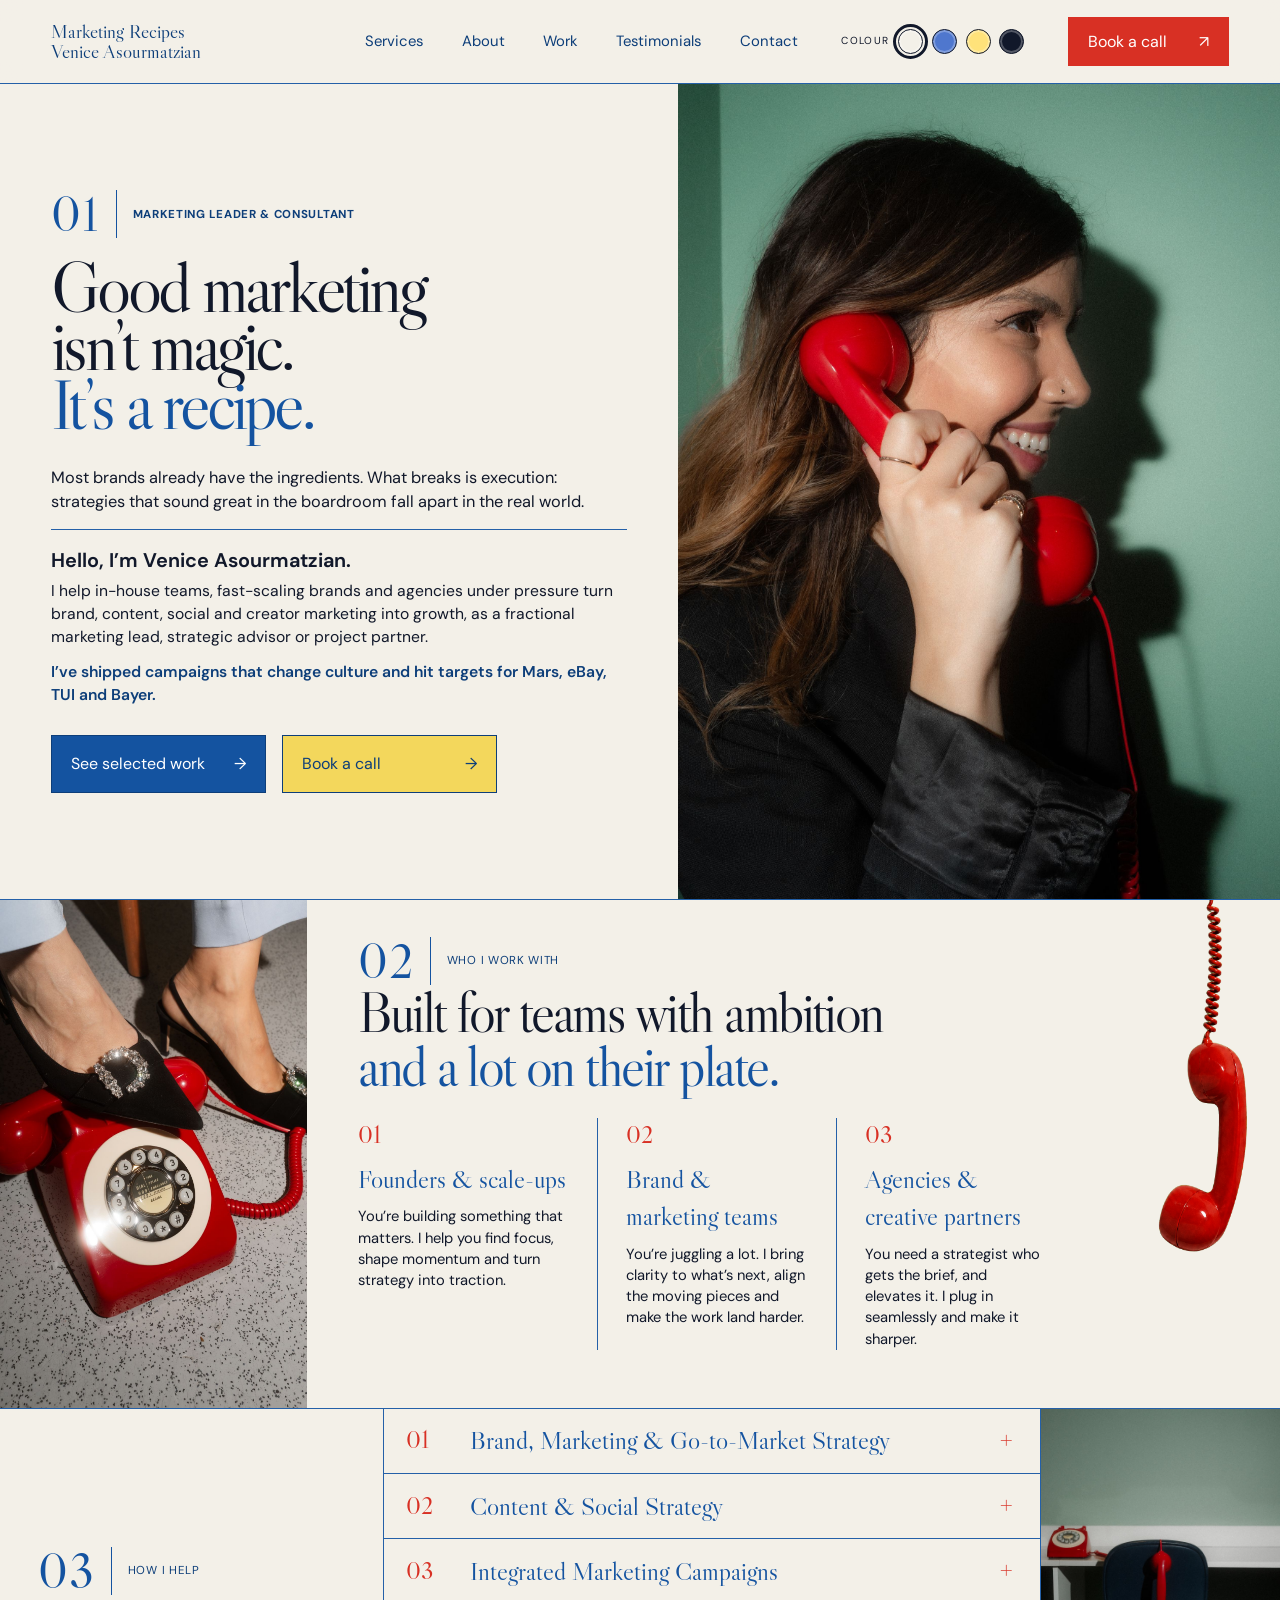
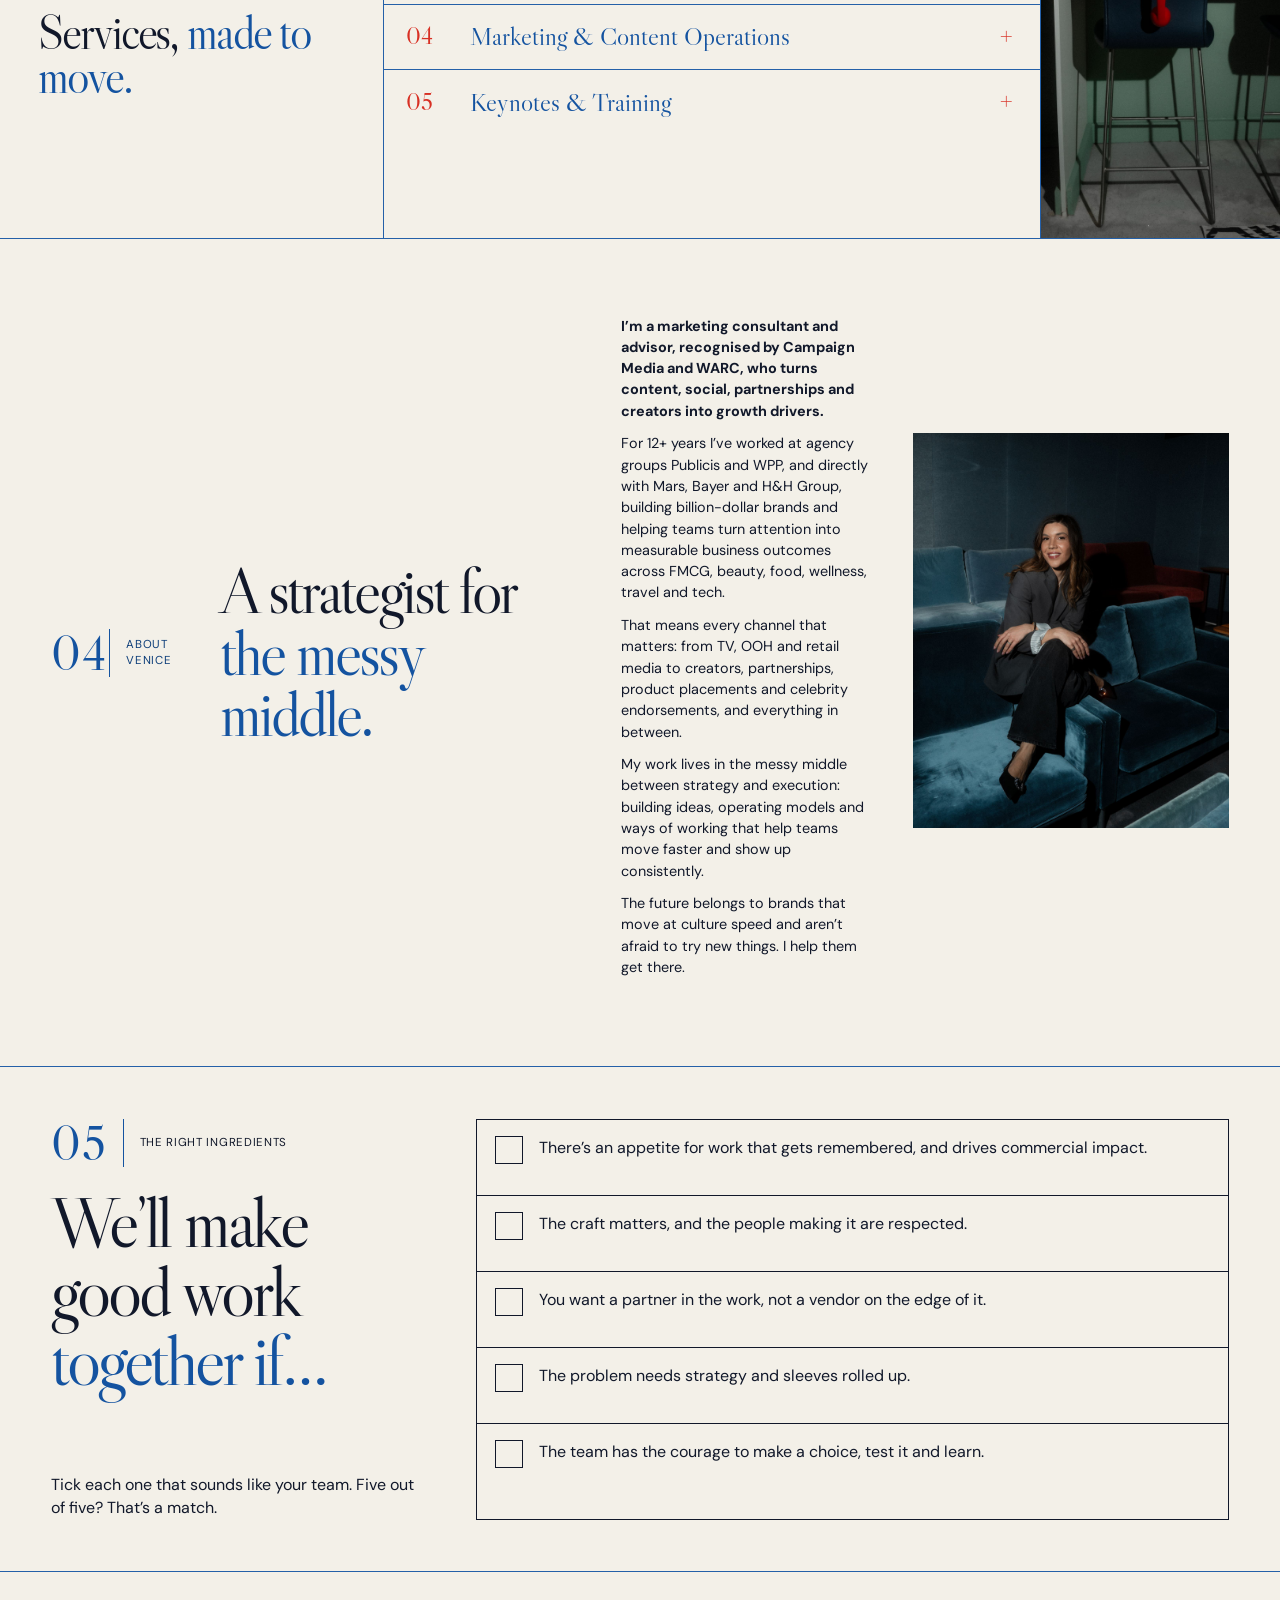
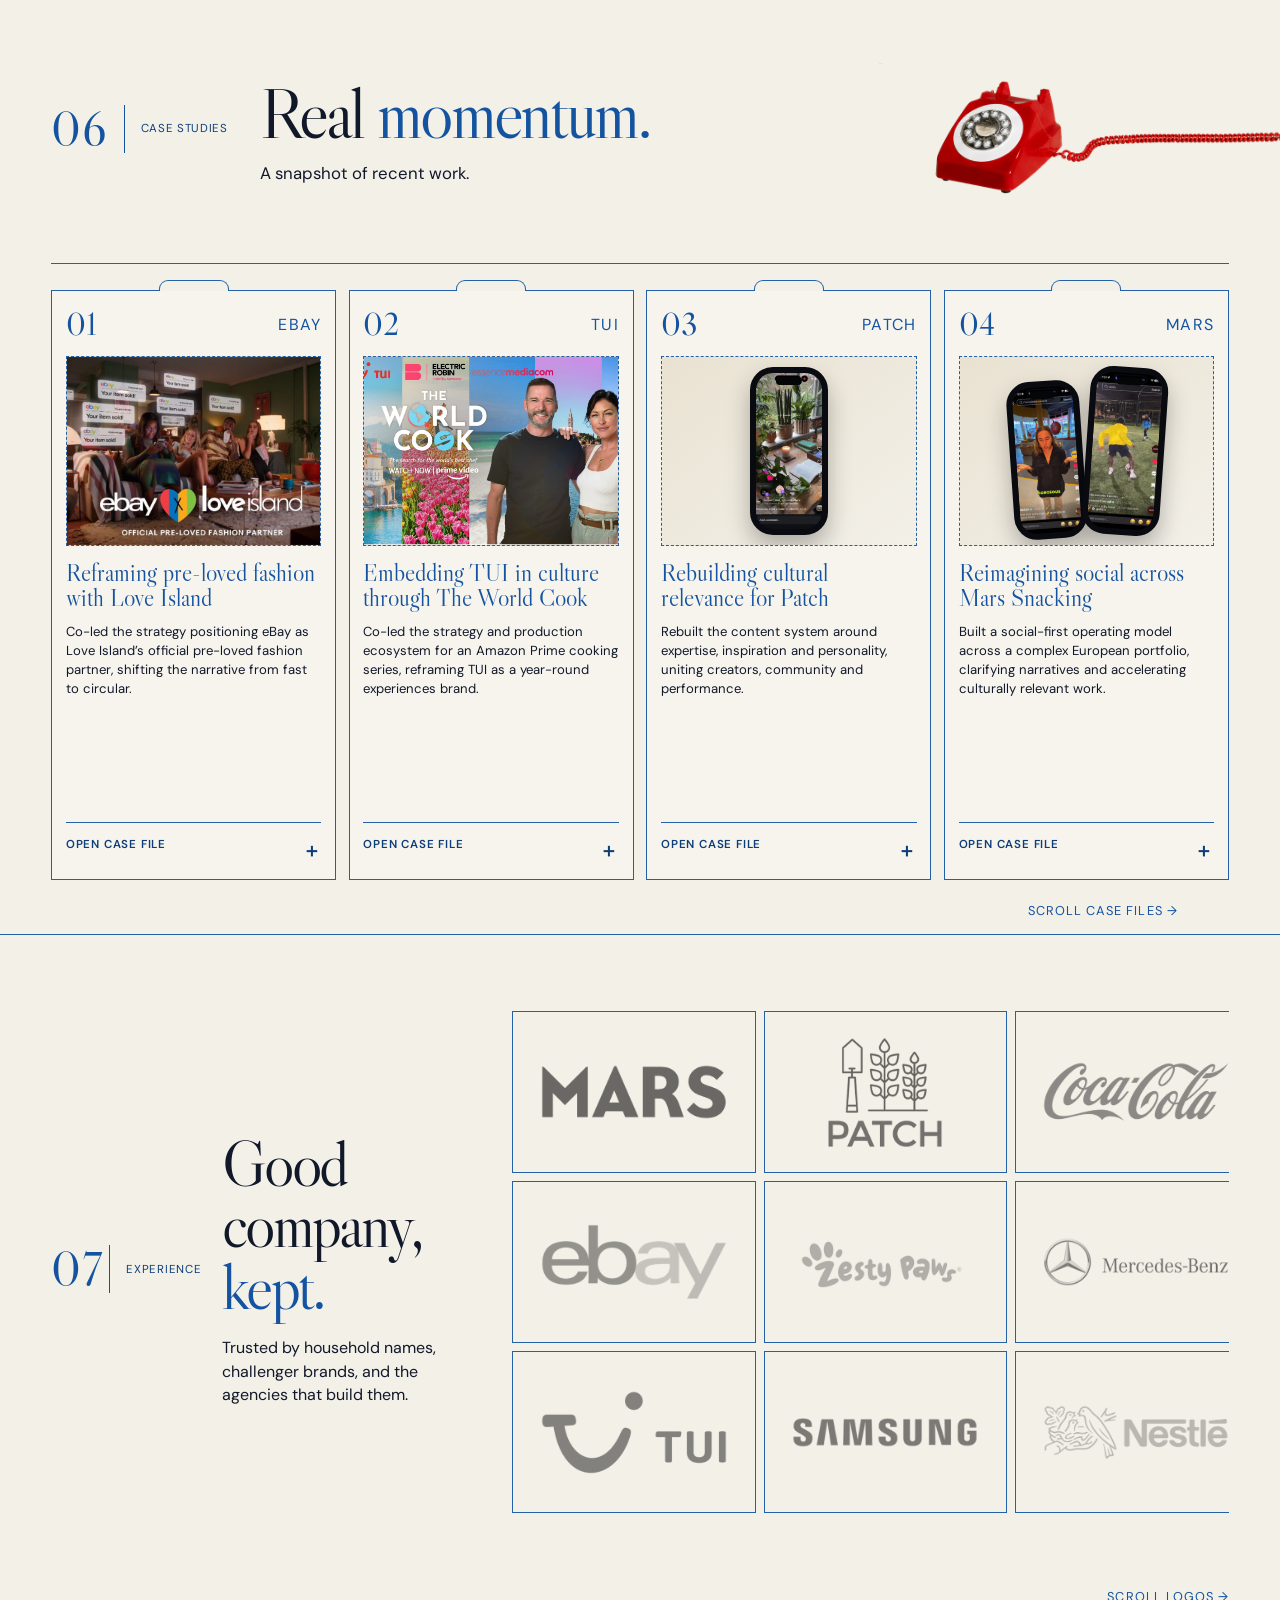
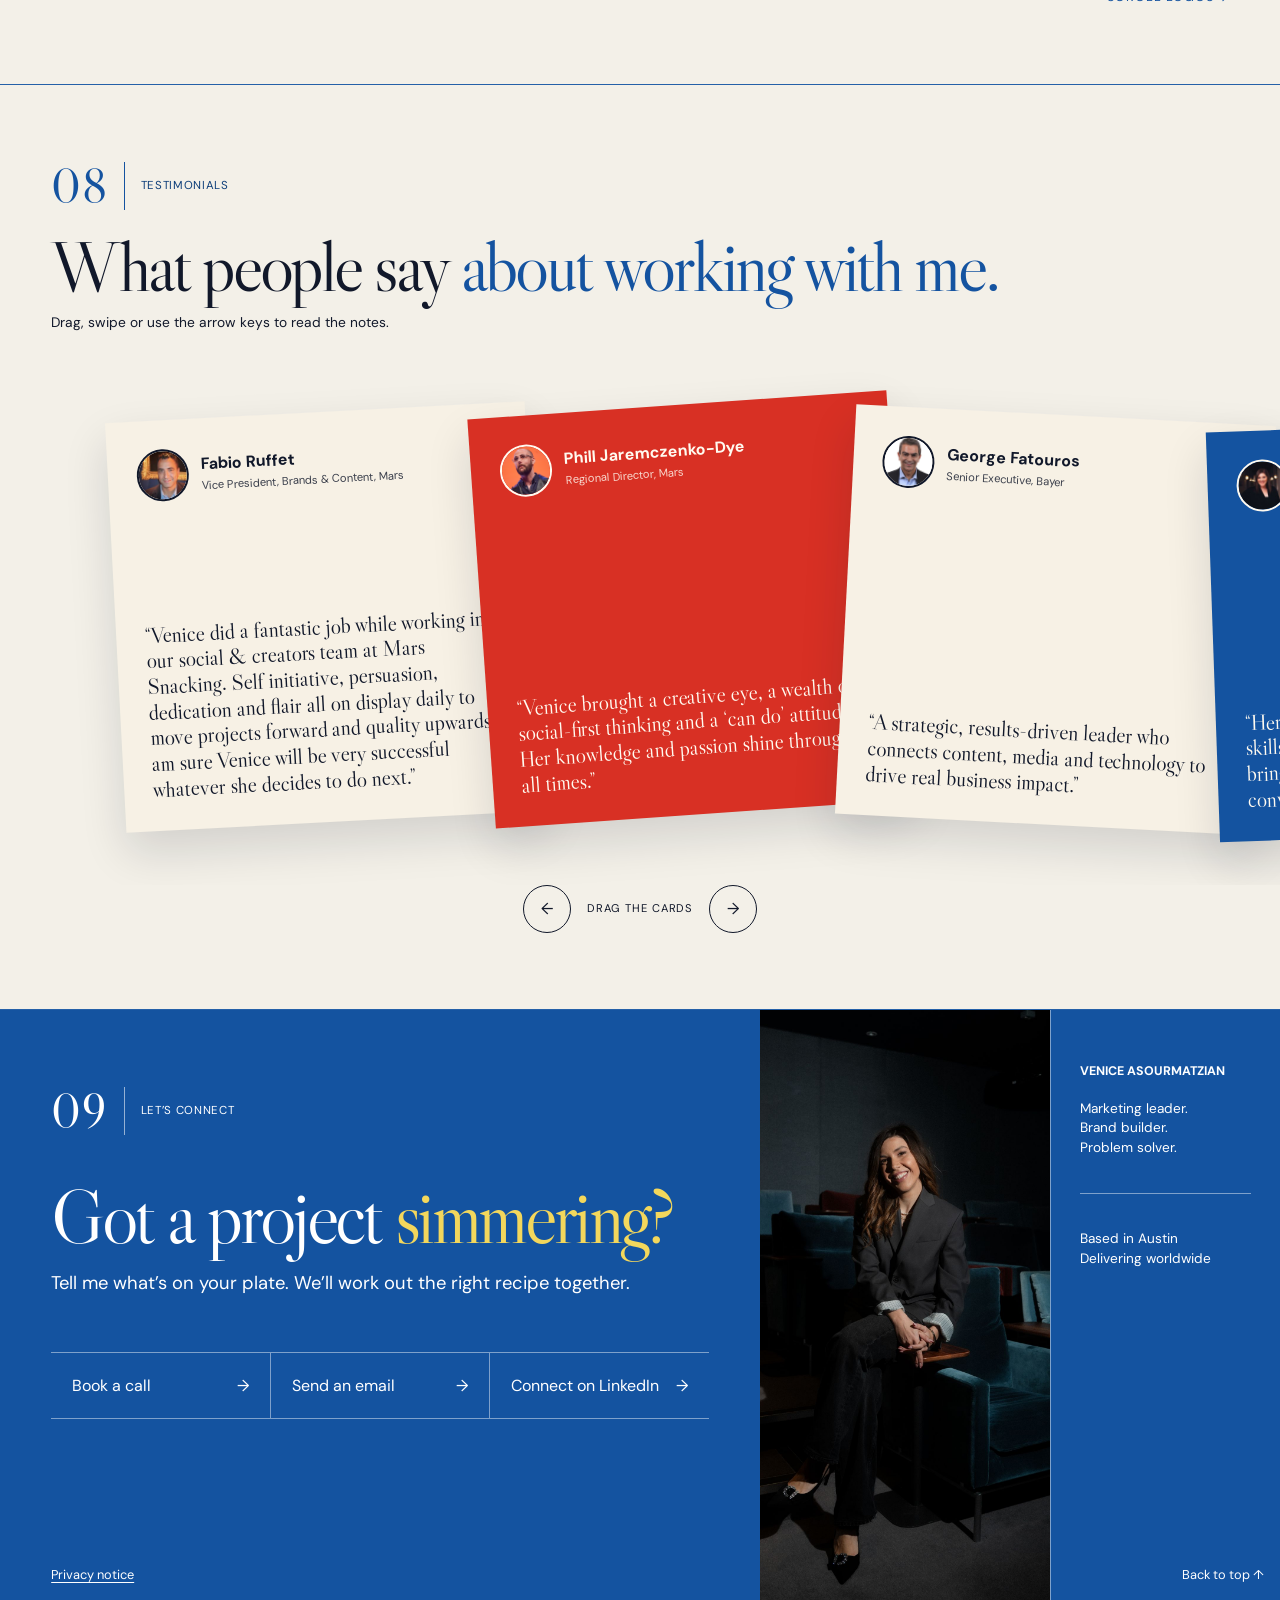
<file: index.html>
<!doctype html>
<html lang="en-GB">
<head>
  <meta charset="utf-8">
  <meta name="viewport" content="width=device-width, initial-scale=1">
  <meta name="description" content="Fractional marketing lead and advisor helping in-house teams, fast-scaling brands and agencies turn brand, content, social and creator marketing into growth.">
  <!-- launch-head -->
  <link rel="canonical" href="https://veniceasour.com/">
  <meta name="theme-color" content="#1453a0">
  <meta name="robots" content="index, follow, max-image-preview:large">
  <meta property="og:type" content="website">
  <meta property="og:site_name" content="Marketing Recipes">
  <meta property="og:locale" content="en_GB">
  <meta property="og:url" content="https://veniceasour.com/">
  <meta property="og:title" content="Venice Asourmatzian · Fractional Marketing Lead &amp; Advisor">
  <meta property="og:description" content="Fractional marketing lead and advisor helping in-house teams, fast-scaling brands and agencies turn brand, content, social and creator marketing into growth.">
  <meta property="og:image" content="https://veniceasour.com/og-image.jpg">
  <meta property="og:image:width" content="1200">
  <meta property="og:image:height" content="630">
  <meta property="og:image:alt" content="Good marketing isn’t magic. It’s a recipe. Venice Asourmatzian holding a red telephone receiver.">
  <meta name="twitter:card" content="summary_large_image">
  <meta name="twitter:title" content="Venice Asourmatzian · Fractional Marketing Lead &amp; Advisor">
  <meta name="twitter:description" content="Fractional marketing lead and advisor helping in-house teams, fast-scaling brands and agencies turn brand, content, social and creator marketing into growth.">
  <meta name="twitter:image" content="https://veniceasour.com/og-image.jpg">
  <link rel="icon" href="/favicon.ico" sizes="any">
  <link rel="icon" type="image/png" sizes="32x32" href="favicon-bold-32.png">
  <link rel="icon" type="image/png" sizes="64x64" href="favicon-bold-64.png">
  <link rel="apple-touch-icon" href="favicon-bold-180.png">
  <link rel="manifest" href="site.webmanifest">
  <script type="application/ld+json">
{
  "@context": "https://schema.org",
  "@graph": [
    {
      "@type": "Person",
      "@id": "https://veniceasour.com/#venice",
      "name": "Venice Asourmatzian",
      "givenName": "Venice",
      "familyName": "Asourmatzian",
      "jobTitle": "Fractional Marketing Lead and Strategic Advisor",
      "description": "Marketing consultant and advisor, recognised by Campaign Media and WARC, who turns content, social, partnerships and creators into growth drivers. 12+ years at Publicis and WPP and directly with Mars, Bayer and H&H Group. Works as a fractional marketing lead, strategic advisor or project partner.",
      "url": "https://veniceasour.com/",
      "email": "mailto:hello@veniceasour.com",
      "image": "https://veniceasour.com/venice-velvet.jpg",
      "sameAs": [
        "https://www.linkedin.com/in/veniceasour/",
        "https://blog.veniceasour.com/"
      ],
      "worksFor": {
        "@id": "https://veniceasour.com/#marketing-recipes"
      },
      "award": "Recognised by Campaign Media and WARC",
      "knowsAbout": [
        "Brand strategy",
        "Marketing strategy",
        "Go-to-market strategy",
        "Market expansion",
        "Social media strategy",
        "Content strategy",
        "Creator marketing",
        "Influencer marketing",
        "Integrated marketing campaigns",
        "Marketing operations",
        "Digital transformation",
        "Creator economy"
      ],
      "address": {
        "@type": "PostalAddress",
        "addressLocality": "Austin",
        "addressRegion": "TX",
        "addressCountry": "US"
      }
    },
    {
      "@type": "ProfessionalService",
      "@id": "https://veniceasour.com/#marketing-recipes",
      "name": "Marketing Recipes",
      "legalName": "Marketing Recipes LLC",
      "url": "https://veniceasour.com/",
      "description": "Fractional marketing lead and advisor helping in-house teams, fast-scaling brands and agencies turn brand, content, social and creator marketing into growth.",
      "founder": {
        "@id": "https://veniceasour.com/#venice"
      },
      "email": "hello@veniceasour.com",
      "image": "https://veniceasour.com/og-image.jpg",
      "logo": "https://veniceasour.com/icon-512.png",
      "areaServed": "Worldwide",
      "hasOfferCatalog": {
        "@type": "OfferCatalog",
        "name": "Marketing consultancy services",
        "itemListElement": [
          {
            "@type": "Offer",
            "itemOffered": {
              "@type": "Service",
              "name": "Brand, Marketing & Go-to-Market Strategy",
              "description": "Positioning, go-to-market, and the plan that follows."
            }
          },
          {
            "@type": "Offer",
            "itemOffered": {
              "@type": "Service",
              "name": "Content & Social Strategy",
              "description": "Social, creators, partnerships, and the system behind them."
            }
          },
          {
            "@type": "Offer",
            "itemOffered": {
              "@type": "Service",
              "name": "Integrated Marketing Campaigns",
              "description": "One big idea, a thousand small executions."
            }
          },
          {
            "@type": "Offer",
            "itemOffered": {
              "@type": "Service",
              "name": "Marketing & Content Operations",
              "description": "The teams, processes and tools that scale without chaos."
            }
          },
          {
            "@type": "Offer",
            "itemOffered": {
              "@type": "Service",
              "name": "Keynotes & Training",
              "description": "The future of marketing, social, community-led growth and the creator economy."
            }
          }
        ]
      },
      "address": {
        "@type": "PostalAddress",
        "addressLocality": "Austin",
        "addressRegion": "TX",
        "addressCountry": "US"
      }
    },
    {
      "@type": "WebSite",
      "@id": "https://veniceasour.com/#website",
      "url": "https://veniceasour.com/",
      "name": "Marketing Recipes | Venice Asourmatzian",
      "inLanguage": "en-GB",
      "publisher": {
        "@id": "https://veniceasour.com/#venice"
      }
    },
    {
      "@type": "ProfilePage",
      "@id": "https://veniceasour.com/#webpage",
      "url": "https://veniceasour.com/",
      "name": "Marketing Recipes | Venice Asourmatzian",
      "isPartOf": {
        "@id": "https://veniceasour.com/#website"
      },
      "about": {
        "@id": "https://veniceasour.com/#venice"
      },
      "mainEntity": {
        "@id": "https://veniceasour.com/#venice"
      },
      "primaryImageOfPage": "https://veniceasour.com/og-image.jpg",
      "inLanguage": "en-GB"
    }
  ]
}
  </script>
  <title>Venice Asourmatzian · Fractional Marketing Lead &amp; Advisor</title>
  <link rel="preconnect" href="https://fonts.googleapis.com">
  <link rel="preconnect" href="https://fonts.gstatic.com" crossorigin>
  <link href="https://fonts.googleapis.com/css2?family=DM+Sans:wght@400;500;600&amp;family=Libre+Caslon+Display&amp;display=swap" rel="stylesheet">
  <link rel="stylesheet" href="styles.css?v=16">
  <script defer src="script.js?v=16"></script>
</head>
<body>
  <a class="skip-link" href="#main">Skip to main content</a>

  <header class="site-header" aria-label="Main navigation">
    <a class="brand" href="#top" aria-label="Marketing Recipes home">
      <span>Marketing Recipes</span><span>Venice Asourmatzian</span>
    </a>
    <button class="menu-toggle" type="button" aria-expanded="false" aria-controls="site-nav"><span></span><span></span><span class="sr-only">Open menu</span></button>
    <nav id="site-nav" class="site-nav" aria-label="Primary">
      <a href="#services">Services</a><a href="#about">About</a><a href="#work">Work</a><a href="#testimonials">Testimonials</a><a href="#contact">Contact</a>
    </nav>
    <div class="colour-switcher" role="group" aria-label="Choose website colour">
      <span>Colour</span>
      <button type="button" class="swatch swatch-paper is-active" data-theme="paper" aria-label="Beige colour theme" aria-pressed="true"></button>
      <button type="button" class="swatch swatch-blue" data-theme="blue" aria-label="Blue colour theme" aria-pressed="false"></button>
      <button type="button" class="swatch swatch-yellow" data-theme="yellow" aria-label="Yellow colour theme" aria-pressed="false"></button>
      <button type="button" class="swatch swatch-ink" data-theme="ink" aria-label="Dark colour theme" aria-pressed="false"></button>
    </div>
    <a class="header-cta" href="https://calendly.com/hello-veniceasour/30min" target="_blank" rel="noopener">Book a call <span aria-hidden="true">↗</span></a>
  </header>

  <main id="main">
    <section id="top" class="hero section-shell" aria-labelledby="hero-title">
      <div class="hero-copy">
        <div class="ingredient-label"><span class="number">01</span><span><strong>Marketing leader &amp; consultant</strong></span></div>
        <h1 id="hero-title">Good marketing<br>isn’t magic.<br><em>It’s a <span class="recipe-word">recipe.<svg class="recipe-underline" viewBox="0 0 320 46" aria-hidden="true"><path pathLength="1" d="M8 12 C80 3 214 5 312 9"/><path pathLength="1" d="M14 32 C96 22 224 24 306 27"/></svg></span></em></h1>
        <p class="hero-problem">Most brands already have the ingredients. What breaks is execution: strategies that sound great in the boardroom fall apart in the real world.</p>
        <p class="hero-intro"><strong>Hello, I’m Venice Asourmatzian.</strong><br>I help in-house teams, fast-scaling brands and agencies under pressure turn brand, content, social and creator marketing into growth, as a fractional marketing lead, strategic advisor or project partner.</p>
        <p class="hero-proof">I’ve shipped campaigns that change culture and hit targets for Mars, eBay, TUI and Bayer.</p>
        <div class="hero-actions">
          <a class="button button-blue" href="#work">See selected work <span aria-hidden="true">→</span></a>
          <a class="button button-yellow" href="https://calendly.com/hello-veniceasour/30min" target="_blank" rel="noopener">Book a call <span aria-hidden="true">→</span></a>
        </div>
      </div>
      <figure class="hero-image">
        <img width="1800" height="2250" fetchpriority="high" decoding="async" src="venice-phone.jpg" alt="Venice smiling while holding a bright red vintage telephone receiver">
      </figure>
    </section>

    <section id="audience" class="audience section-shell" aria-labelledby="audience-title">
      <figure class="audience-photo audience-photo-left"><img width="1600" height="2000" loading="lazy" decoding="async" src="heels-phone.jpg" alt="Black heels resting on a red vintage telephone"></figure>
      <div class="audience-content">
        <div class="section-marker compact"><span class="number">02</span><span>Who I work with</span></div>
        <h2 id="audience-title">Built for teams with ambition<br><em>and a lot on their plate.</em></h2>
        <div class="audience-grid">
          <article><span>01</span><h3>Founders &amp; scale-ups</h3><p>You’re building something that matters. I help you find focus, shape momentum and turn strategy into traction.</p></article>
          <article><span>02</span><h3>Brand &amp; marketing teams</h3><p>You’re juggling a lot. I bring clarity to what’s next, align the moving pieces and make the work land harder.</p></article>
          <article><span>03</span><h3>Agencies &amp; creative partners</h3><p>You need a strategist who gets the brief, and elevates it. I plug in seamlessly and make it sharper.</p></article>
        </div>
      </div>
      <figure class="audience-photo audience-photo-right"><img width="310" height="1220" loading="lazy" decoding="async" src="audience-receiver-final.png" alt="A bright red vintage telephone receiver hanging from its cord"></figure>
    </section>

    <section id="services" class="services section-shell" aria-labelledby="services-title">
      <div class="services-heading">
        <div class="section-marker compact"><span class="number">03</span><span>How I help</span></div>
        <h2 id="services-title">Services, <em>made to <span class="moving-word">move.<svg class="move-circle" viewBox="0 0 220 92" aria-hidden="true"><path pathLength="1" d="M12 50C20 13 193 4 208 38C224 77 40 94 13 62C4 52 5 42 18 30"/></svg></span></em></h2>
      </div>
      <div class="service-list">
        <article>
          <span>01</span>
          <div class="service-title-block">
            <h3><button type="button" class="service-toggle">Brand, Marketing &amp; Go-to-Market Strategy</button></h3>
            <p class="service-proposition">Positioning, go-to-market, and the plan that follows.</p>
          </div>
          <div class="service-detail" hidden>
            <p>Diagnosis before tactics. We define who you’re for, what you stand for and what you’ll say no to, then turn it into a plan your team can actually run, whether you’re launching something new or expanding into new markets.</p>
            <ul>
              <li>Brand positioning &amp; audience definition</li>
              <li>Go-to-market plans for launches &amp; market expansion</li>
              <li>Marketing strategy &amp; channel prioritisation</li>
              <li>Messaging frameworks &amp; distinctive brand assets</li>
            </ul>
          </div>
        </article>
        <article>
          <span>02</span>
          <div class="service-title-block">
            <h3><button type="button" class="service-toggle">Content &amp; Social Strategy</button></h3>
            <p class="service-proposition">Social, creators, partnerships, and the system behind them.</p>
          </div>
          <div class="service-detail" hidden>
            <p>I help brands compete for attention in social-first feeds. Where your brand shows up in culture, and what it says when it gets there: across social, creators, partnerships and your own channels, built as a repeatable system rather than a lucky streak.</p>
            <ul>
              <li>Content strategy, pillars &amp; editorial cadence</li>
              <li>Creator &amp; partnership programmes, brief to post</li>
              <li>Channel playbooks your team can run without you</li>
              <li>Copy and formats that sound like a person, not a brand</li>
            </ul>
          </div>
        </article>
        <article>
          <span>03</span>
          <div class="service-title-block">
            <h3><button type="button" class="service-toggle">Integrated Marketing Campaigns</button></h3>
            <p class="service-proposition">One big idea, a thousand small executions.</p>
          </div>
          <div class="service-detail" hidden>
            <p>Campaigns that travel across channels, formats and markets: a single organising idea, translated into every size of execution, with the follow-through most campaigns forget.</p>
            <ul>
              <li>Campaign concept &amp; creative direction</li>
              <li>Cross-channel and cross-market rollout planning</li>
              <li>Launch moments, partnerships &amp; amplification</li>
              <li>Post-campaign review: what to repeat, what to retire, which metrics to focus on</li>
            </ul>
          </div>
        </article>
        <article>
          <span>04</span>
          <div class="service-title-block">
            <h3><button type="button" class="service-toggle">Marketing &amp; Content Operations</button></h3>
            <p class="service-proposition">The teams, processes and tools that scale without chaos.</p>
          </div>
          <div class="service-detail" hidden>
            <p>The unglamorous machinery that makes good work repeatable: who does what, in which tool, by when, so growth doesn’t mean mess.</p>
            <ul>
              <li>Team design, roles &amp; ways of working</li>
              <li>Workflow, tooling &amp; approval processes that don’t strangle creativity</li>
              <li>Agency &amp; freelancer operating models</li>
              <li>Measurement and reporting you’ll actually read</li>
            </ul>
          </div>
        </article>
        <article>
          <span>05</span>
          <div class="service-title-block">
            <h3><button type="button" class="service-toggle">Keynotes &amp; Training</button></h3>
            <p class="service-proposition">The future of marketing, social, community-led growth and the creator economy.</p>
          </div>
          <div class="service-detail" hidden>
            <p>Engaging keynotes, panel moderation and event hosting, from intimate corporate sessions to global industry conferences. Talks and training that trade buzzwords for evidence, for teams that want capability and stages that want substance with energy.</p>
            <ul>
              <li>Keynotes for conferences &amp; brand events</li>
              <li>Panel moderation &amp; event hosting</li>
              <li>Team training &amp; hands-on workshops</li>
              <li>Leadership sessions: what’s changing in social &amp; why it matters</li>
            </ul>
          </div>
        </article>
      </div>
      <figure class="services-photo"><img width="1600" height="2000" loading="lazy" decoding="async" src="phone-chair.jpg" alt="A red telephone with its receiver hanging on a chair"></figure>
    </section>

    <section id="about" class="about section-shell" aria-labelledby="about-title">
      <div class="section-marker"><span class="number">04</span><span>About Venice</span></div>
      <div class="about-heading">
        <h2 id="about-title">A strategist for<br><em><span class="zigzag-word">the messy middle.<svg class="zigzag-line" viewBox="0 0 420 26" aria-hidden="true"><path pathLength="1" d="M6 20 L44 6 L82 20 L120 6 L158 20 L196 6 L234 20 L272 6 L310 20 L348 6 L386 20 L414 9"/></svg></span></em></h2>
      </div>
      <div class="about-copy">
        <p><strong>I’m a marketing consultant and advisor, recognised by Campaign Media and WARC, who turns content, social, partnerships and creators into growth drivers.</strong></p>
        <p>For 12+ years I’ve worked at agency groups Publicis and WPP, and directly with Mars, Bayer and H&amp;H Group, building billion-dollar brands and helping teams turn attention into measurable business outcomes across FMCG, beauty, food, wellness, travel and tech.</p>
        <p>That means every channel that matters: from TV, OOH and retail media to creators, partnerships, product placements and celebrity endorsements, and everything in between.</p>
        <p>My work lives in the messy middle between strategy and execution: building ideas, operating models and ways of working that help teams move faster and show up consistently.</p>
        <p>The future belongs to brands that move at culture speed and aren’t afraid to try new things. I help them get there.</p>
      </div>
      <div class="about-portrait">
        <img width="1600" height="2000" loading="lazy" decoding="async" src="venice-velvet.jpg" alt="Venice Asourmatzian seated in a cinema of blue velvet chairs">
      </div>
    </section>

    <section class="fit-strip section-shell" aria-labelledby="fit-title">
      <div class="fit-heading"><div class="section-marker compact"><span class="number">05</span><span>The right ingredients</span></div><h2 id="fit-title">We’ll make good work <em>together if…</em></h2><p class="fit-prompt">Tick each one that sounds like your team. Five out of five? That’s a match.</p></div>
      <div class="fit-list" role="group" aria-label="The right ingredients checklist">
        <label><input type="checkbox"><span class="checkmark" aria-hidden="true"></span><span>There’s an appetite for work that gets remembered, and drives commercial impact.</span></label>
        <label><input type="checkbox"><span class="checkmark" aria-hidden="true"></span><span>The craft matters, and the people making it are respected.</span></label>
        <label><input type="checkbox"><span class="checkmark" aria-hidden="true"></span><span>You want a partner in the work, not a vendor on the edge of it.</span></label>
        <label><input type="checkbox"><span class="checkmark" aria-hidden="true"></span><span>The problem needs strategy and sleeves rolled up.</span></label>
        <label><input type="checkbox"><span class="checkmark" aria-hidden="true"></span><span>The team has the courage to make a choice, test it and learn.</span></label>
      </div>
      <div class="fit-match" hidden aria-live="polite">
        <div class="fit-match-copy">
          <strong>It’s a match.</strong>
          <p>Sounds like we’d make good work together. Tell me what’s on your plate.</p>
        </div>
        <div class="fit-match-actions">
          <a class="button button-blue" href="https://calendly.com/hello-veniceasour/30min" target="_blank" rel="noopener">Book a call <span aria-hidden="true">→</span></a>
          <a class="button button-yellow" href="mailto:hello@veniceasour.com">Send an email <span aria-hidden="true">→</span></a>
        </div>
      </div>
    </section>

    <section id="work" class="work section-shell" aria-labelledby="work-title">
      <div class="work-heading">
        <div class="section-marker"><span class="number">06</span><span>Case studies</span></div>
        <div><h2 id="work-title">Real <em>momentum.</em></h2><p>A snapshot of recent work.</p></div>
        <figure class="work-phone"><img width="900" height="294" loading="lazy" decoding="async" src="work-phone-final.png" alt="Red vintage telephone with its coiled cable"></figure>
      </div>

      <div class="case-files" role="region" tabindex="0" aria-label="Selected case studies. Scroll sideways to see more.">
        <article class="case-file">
          <div class="case-index">01 <span>eBay</span></div>
          <div class="case-media"><img width="750" height="500" loading="lazy" decoding="async" src="ebay-love-island.jpg" alt="eBay and Love Island pre-loved fashion partnership campaign"></div>
          <h3>Reframing pre-loved fashion with Love Island</h3>
          <p>Co-led the strategy positioning eBay as Love Island’s official pre-loved fashion partner, shifting the narrative from fast to circular.</p>
          <button class="case-toggle" type="button" aria-expanded="false" aria-controls="ebay-details">Open case file <span aria-hidden="true">＋</span></button>
          <div class="case-details" id="ebay-details" hidden><p><strong>Selected outcomes</strong><br>700% rise in searches · 935% increase in pre-loved mentions · 32.4% partnership recall · award-winning work.</p><small>Work completed for eBay during Venice’s time at EssenceMediacom.</small></div>
        </article>

        <article class="case-file">
          <div class="case-index">02 <span>TUI</span></div>
          <div class="case-media"><img width="1092" height="730" loading="lazy" decoding="async" src="tui-world-cook.jpg" alt="The World Cook presenters and travel locations for TUI"></div>
          <h3>Embedding TUI in culture through The World Cook</h3>
          <p>Co-led the strategy and production ecosystem for an Amazon Prime cooking series, reframing TUI as a year-round experiences brand.</p>
          <button class="case-toggle" type="button" aria-expanded="false" aria-controls="tui-details">Open case file <span aria-hidden="true">＋</span></button>
          <div class="case-details" id="tui-details" hidden><p><strong>Selected outcomes</strong><br>Highest ROI across TUI media spend that year · 93.4% viewer approval · 10% increase in purchase intent.</p><small>Work completed for TUI during Venice’s time at EssenceMediacom.</small></div>
        </article>

        <article class="case-file">
          <div class="case-index">03 <span>Patch</span></div>
          <div class="case-media device-stage"><div class="device-shell"><img width="360" height="783" loading="lazy" decoding="async" src="patch-mobile.webp" alt="Patch creator content shown inside an iPhone frame"></div></div>
          <h3>Rebuilding cultural relevance for Patch</h3>
          <p>Rebuilt the content system around expertise, inspiration and personality, uniting creators, community and performance.</p>
          <button class="case-toggle" type="button" aria-expanded="false" aria-controls="patch-details">Open case file <span aria-hidden="true">＋</span></button>
          <div class="case-details" id="patch-details" hidden><p><strong>Selected outcomes</strong><br>149.7% increase in organic views · 35% uplift in watch time · 527% uplift in tracked social revenue month-on-month.</p><small>Selected activity covered October–May 2026. Proprietary details withheld.</small></div>
        </article>

        <article class="case-file">
          <div class="case-index">04 <span>Mars</span></div>
          <div class="case-media device-stage device-stage-duo"><div class="device-shell"><img width="360" height="783" loading="lazy" decoding="async" src="mars-mms.webp" alt="M&amp;M’s social-first creator content"></div><div class="device-shell device-shell-back"><img width="360" height="783" loading="lazy" decoding="async" src="mars-snickers.webp" alt="Snickers social-first football content"></div></div>
          <h3>Reimagining social across Mars Snacking</h3>
          <p>Built a social-first operating model across a complex European portfolio, clarifying narratives and accelerating culturally relevant work.</p>
          <button class="case-toggle" type="button" aria-expanded="false" aria-controls="mars-details">Open case file <span aria-hidden="true">＋</span></button>
          <div class="case-details" id="mars-details" hidden><p><strong>What changed</strong><br>One social-first operating model across a complex European portfolio, clearer narratives across brands, and reactive approvals fast enough to join cultural moments while they still mattered.</p><small>Work completed for Mars; proprietary details withheld.</small></div>
        </article>

        <article class="case-file">
          <div class="case-index">05 <span>Zesty Paws</span></div>
          <div class="case-media case-media-zesty"><picture><img width="1200" height="659" loading="lazy" decoding="async" src="zesty-desktop.png" alt="The responsive Zesty Paws ecommerce experience"></picture></div>
          <h3>Launching Zesty Paws across Europe</h3>
          <p>Led go-to-market across four European markets, spanning compliant messaging, ecommerce, creators and team build.</p>
          <button class="case-toggle" type="button" aria-expanded="false" aria-controls="zesty-details">Open case file <span aria-hidden="true">＋</span></button>
          <div class="case-details" id="zesty-details" hidden><p><strong>What changed</strong><br>A launch across four European markets, with compliant messaging, ecommerce, a creator programme, TikTok Shop and an in-market team built from scratch.</p><small>Work completed for Zesty Paws during Venice’s time at H&amp;H Group.</small></div>
        </article>
      </div>
      <p class="case-scroll-hint">Scroll case files <span aria-hidden="true">→</span></p>
    </section>

    <section id="brands" class="brands section-shell" aria-labelledby="brands-title">
      <div class="section-marker"><span class="number">07</span><span>Experience</span></div>
      <div class="brands-copy"><h2 id="brands-title">Good company,<br> <em>kept.</em></h2><p class="brands-intro">Trusted by household names, challenger brands, and the agencies that build them.</p></div>
      <div class="logo-grid" role="region" tabindex="0" aria-label="Client and employer logos. Scroll horizontally to see more.">
        <span class="logo-cell"><img width="480" height="135" loading="lazy" decoding="async" src="6.png" alt="Mars"></span><span class="logo-cell"><img width="480" height="194" loading="lazy" decoding="async" src="7.png" alt="eBay"></span><span class="logo-cell"><img width="480" height="210" loading="lazy" decoding="async" src="11.png" alt="TUI"></span><span class="logo-cell"><img width="313" height="300" loading="lazy" decoding="async" src="patch-updated.png" alt="Patch"></span><span class="logo-cell"><img width="480" height="192" loading="lazy" decoding="async" src="12.png" alt="Zesty Paws"></span><span class="logo-cell"><img width="480" height="76" loading="lazy" decoding="async" src="15.png" alt="Samsung"></span><span class="logo-cell"><img width="480" height="151" loading="lazy" decoding="async" src="16.png" alt="Coca-Cola"></span><span class="logo-cell"><img width="480" height="122" loading="lazy" decoding="async" src="17.png" alt="Mercedes-Benz"></span><span class="logo-cell"><img width="480" height="137" loading="lazy" decoding="async" src="9.png" alt="Nestlé"></span><span class="logo-cell"><img width="480" height="262" loading="lazy" decoding="async" src="14.png" alt="Disney Plus"></span><span class="logo-cell"><img width="480" height="123" loading="lazy" decoding="async" src="13.png" alt="Essity"></span><span class="logo-cell"><img width="300" height="300" loading="lazy" decoding="async" src="22.png" alt="H and H Group"></span><span class="logo-cell"><img width="300" height="300" loading="lazy" decoding="async" src="23.png" alt="Bayer"></span><span class="logo-cell"><img width="480" height="151" loading="lazy" decoding="async" src="8.png" alt="Billion Dollar Boy"></span><span class="logo-cell"><img width="359" height="300" loading="lazy" decoding="async" src="24.png" alt="Publicis Media"></span><span class="logo-cell"><img width="480" height="76" loading="lazy" decoding="async" src="35.png" alt="WPP Media"></span><span class="logo-cell"><img width="480" height="116" loading="lazy" decoding="async" src="snickers.png" alt="Snickers"></span><span class="logo-cell"><img width="480" height="91" loading="lazy" decoding="async" src="25.png" alt="Pantene"></span><span class="logo-cell"><img width="480" height="145" loading="lazy" decoding="async" src="32.png" alt="M and M's"></span><span class="logo-cell"><img width="480" height="215" loading="lazy" decoding="async" src="29.png" alt="Extra"></span><span class="logo-cell"><img width="314" height="300" loading="lazy" decoding="async" src="31.png" alt="Maltesers"></span><span class="logo-cell"><img width="480" height="238" loading="lazy" decoding="async" src="30.png" alt="Heineken"></span><span class="logo-cell"><img width="480" height="93" loading="lazy" decoding="async" src="sheet-15-01.png" alt="Sainsbury's"></span><span class="logo-cell"><img width="410" height="300" loading="lazy" decoding="async" src="19.png" alt="McCormick"></span><span class="logo-cell"><img width="480" height="137" loading="lazy" decoding="async" src="1.png" alt="Berocca"></span><span class="logo-cell"><img width="480" height="199" loading="lazy" decoding="async" src="3.png" alt="Canesten"></span><span class="logo-cell"><img width="480" height="214" loading="lazy" decoding="async" src="5.png" alt="Twix"></span><span class="logo-cell"><img width="344" height="247" loading="lazy" decoding="async" src="27.png" alt="Aussie"></span><span class="logo-cell"><img width="418" height="300" loading="lazy" decoding="async" src="4.png" alt="Gosh"></span><span class="logo-cell"><img width="480" height="177" loading="lazy" decoding="async" src="21.png" alt="COTY"></span><span class="logo-cell"><img width="480" height="268" loading="lazy" decoding="async" src="33.png" alt="Swisse"></span><span class="logo-cell"><img width="398" height="300" loading="lazy" decoding="async" src="36.png" alt="University of Birmingham"></span><span class="logo-cell"><img width="480" height="243" loading="lazy" decoding="async" src="head-shoulders.png" alt="Head and Shoulders"></span><span class="logo-cell"><img width="480" height="176" loading="lazy" decoding="async" src="ubs.png" alt="UBS"></span><span class="logo-cell"><img width="299" height="300" loading="lazy" decoding="async" src="herbal-essences.png" alt="Herbal Essences"></span><span class="logo-cell"><img width="480" height="133" loading="lazy" decoding="async" src="nescafe.png" alt="Nescafé"></span><span class="logo-cell"><img width="480" height="107" loading="lazy" decoding="async" src="avon.png" alt="Avon"></span><span class="logo-cell"><img width="480" height="147" loading="lazy" decoding="async" src="brarista.png" alt="Brarista"></span>
      </div>
      <p class="brands-scroll-hint">Scroll logos <span aria-hidden="true">→</span></p>
    </section>

    <section id="testimonials" class="testimonials section-shell" aria-labelledby="testimonials-title">
      <div class="section-marker"><span class="number">08</span><span>Testimonials</span></div>
      <div class="testimonial-heading"><h2 id="testimonials-title">What people say <em>about working with me.</em></h2><p>Drag, swipe or use the arrow keys to read the notes.</p></div>
      <div class="confession-viewport" role="region" tabindex="0" aria-label="Client testimonials. Use left and right arrow keys to browse.">
        <div class="confession-track">
          <article class="confession-card card-cream" style="--angle:-3deg"><div class="confession-person"><img width="192" height="192" loading="lazy" decoding="async" src="fabio.jpg" alt=""><span><strong>Fabio Ruffet</strong><small>Vice President, Brands &amp; Content, Mars</small></span></div><blockquote>“Venice did a fantastic job while working in our social &amp; creators team at Mars Snacking. Self initiative, persuasion, dedication and flair all on display daily to move projects forward and quality upwards. I am sure Venice will be very successful whatever she decides to do next.”</blockquote></article>
          <article class="confession-card card-red" style="--angle:-4deg"><div class="confession-person"><img width="192" height="192" loading="lazy" decoding="async" src="phil.png" alt=""><span><strong>Phill Jaremczenko-Dye</strong><small>Regional Director, Mars</small></span></div><blockquote>“Venice brought a creative eye, a wealth of social-first thinking and a ‘can do’ attitude. Her knowledge and passion shine through at all times.”</blockquote></article>
          <article class="confession-card card-cream" style="--angle:3deg"><div class="confession-person"><img width="192" height="192" loading="lazy" decoding="async" src="george-fatouros.jpeg" alt=""><span><strong>George Fatouros</strong><small>Senior Executive, Bayer</small></span></div><blockquote>“A strategic, results-driven leader who connects content, media and technology to drive real business impact.”</blockquote></article>
          <article class="confession-card card-blue" style="--angle:-2deg"><div class="confession-person"><img width="192" height="192" loading="lazy" decoding="async" src="allison.jpeg" alt=""><span><strong>Allison Winer</strong><small>Senior PR &amp; Social Media Manager, H&amp;H Group</small></span></div><blockquote>“Her creativity, leadership and organisational skills made every collaboration seamless. She brings a unique energy to every conversation.”</blockquote></article>
          <article class="confession-card card-cream" style="--angle:5deg"><div class="confession-person"><img width="192" height="192" loading="lazy" decoding="async" src="natasha.jpeg" alt=""><span><strong>Natasha Trewin Marshall</strong><small>Content Director, Billion Dollar Boy</small></span></div><blockquote>“Professional and enthusiastic, with thorough research and data-driven strategy that was fresh thinking and creative.”</blockquote></article>
          <article class="confession-card card-red" style="--angle:-3deg"><div class="confession-person"><img width="192" height="192" loading="lazy" decoding="async" src="joyce-ella.jpeg" alt=""><span><strong>Joyce Ella Dodd</strong><small>Director, Learning &amp; Development, Publicis Media</small></span></div><blockquote>“Top talent. Passionate, driven, and always a pleasure to work with.”</blockquote></article>
          <article class="confession-card card-blue" style="--angle:2deg"><div class="confession-person"><img width="192" height="192" loading="lazy" decoding="async" src="julia-krader.jpeg" alt=""><span><strong>Julia Krader</strong><small>Business Partner, Bayer</small></span></div><blockquote>“Knowledgeable, supportive and forward-thinking, with a strong sense of accountability and a creative, analytical mindset.”</blockquote></article>
          <article class="confession-card card-cream" style="--angle:-3deg"><div class="confession-person"><img width="192" height="192" loading="lazy" decoding="async" src="annie-kolatsis.jpeg" alt="Portrait of Annie Kolatsis"><span><strong>Annie Kolatsis</strong><small>Social Media Lead, Mars</small></span></div><blockquote>“Having someone who just gets it makes all the difference, and Venice was that person time and again. Her standards are sky-high, her attention to detail is second to none, and her drive to do great work is relentless. She raises the standard while making the day-to-day better for everyone around her.”</blockquote></article>
          <article class="confession-card card-red" style="--angle:3deg"><div class="confession-person"><img width="192" height="192" loading="lazy" decoding="async" src="craig.jpeg" alt="Portrait of Craig McLeod Fawcett"><span><strong>Craig McLeod Fawcett</strong><small>Brand &amp; Content Manager, Mars</small></span></div><blockquote>“Her knowledge of social is broad and insightful, and her contributions add great value. Venice is reliable, collaborative and driven by high standards. She’s also lots of fun.”</blockquote></article>
        </div>
      </div>
      <div class="confession-controls" aria-label="Testimonial controls"><button type="button" data-confession-prev aria-label="Previous testimonial">←</button><span>Drag the cards</span><button type="button" data-confession-next aria-label="Next testimonial">→</button></div>
    </section>

    <section id="contact" class="contact" aria-labelledby="contact-title">
      <div class="contact-main">
        <div class="section-marker light"><span class="number">09</span><span>Let’s connect</span></div>
        <h2 id="contact-title">Got a project <em>simmering?</em></h2>
        <p>Tell me what’s on your plate. We’ll work out the right recipe together.</p>
        <div class="contact-links"><a href="https://calendly.com/hello-veniceasour/30min" target="_blank" rel="noopener">Book a call <span aria-hidden="true">→</span></a><a href="mailto:hello@veniceasour.com">Send an email <span aria-hidden="true">→</span></a><a href="https://www.linkedin.com/in/veniceasour/" target="_blank" rel="noopener noreferrer">Connect on LinkedIn <span aria-hidden="true">→</span></a></div>
      </div>
      <img width="1600" height="2000" loading="lazy" decoding="async" class="contact-photo" src="venice-auditorium.jpg" alt="Venice seated in a theatre">
      <aside class="contact-card"><strong>Venice Asourmatzian</strong><span>Marketing leader.<br>Brand builder.<br>Problem solver.</span><hr><span>Based in Austin<br>Delivering worldwide</span></aside>
      <a class="privacy-link" href="privacy.html">Privacy notice</a><a class="back-top" href="#top">Back to top ↑</a>
    </section>
  </main>
</body>
</html>
</file>
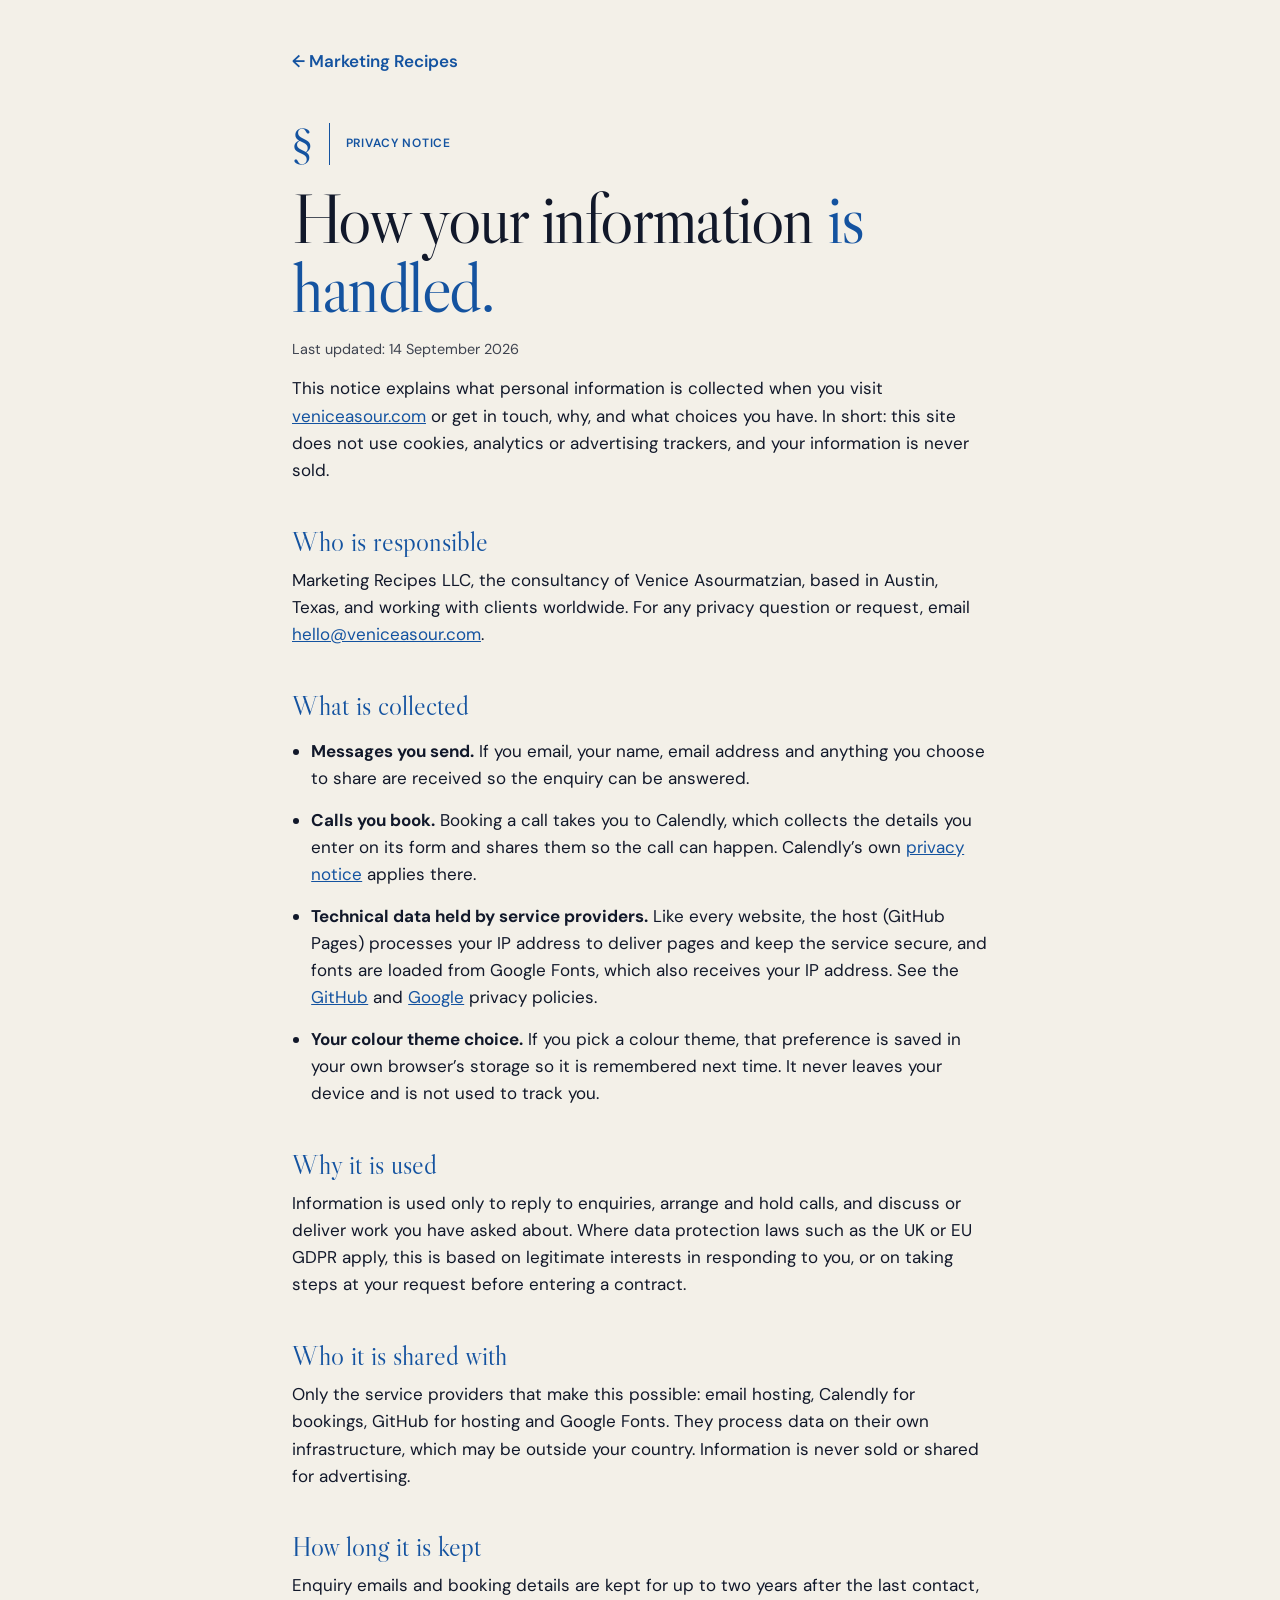
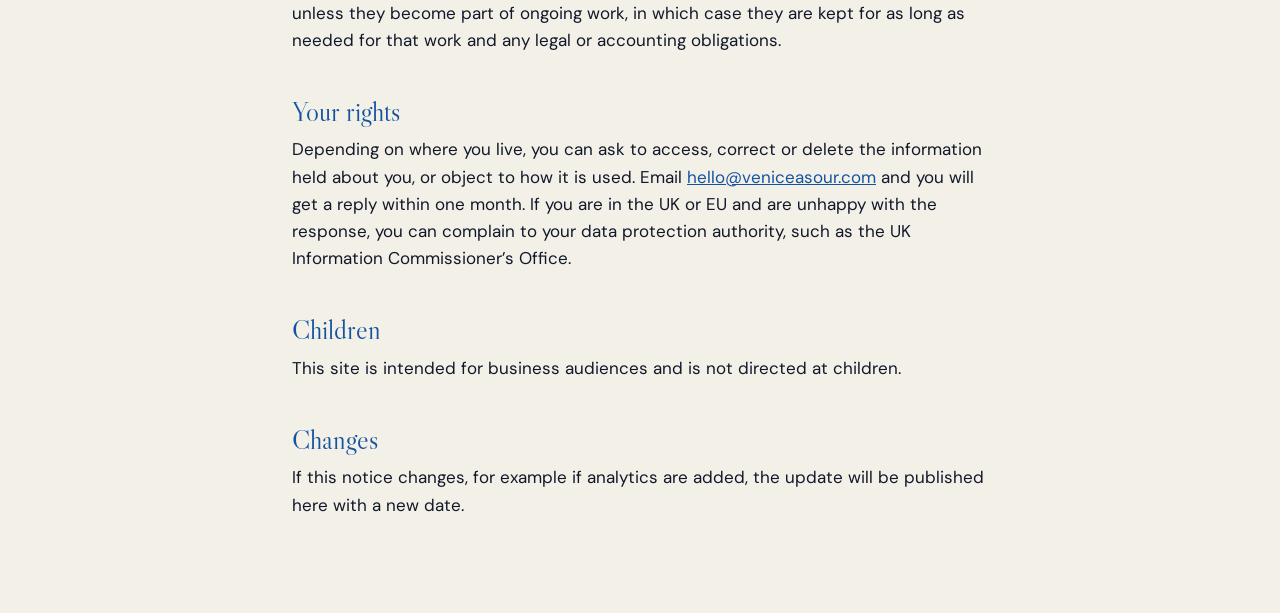
<file: privacy.html>
<!doctype html>
<html lang="en-GB">
<head>
  <meta charset="utf-8">
  <meta name="viewport" content="width=device-width, initial-scale=1">
  <title>Privacy notice | Marketing Recipes</title>
  <meta name="description" content="How Marketing Recipes and Venice Asourmatzian handle personal information on veniceasour.com.">
  <link rel="canonical" href="https://veniceasour.com/privacy.html">
  <link rel="icon" href="/favicon.ico" sizes="any">
  <link rel="icon" type="image/png" sizes="64x64" href="favicon-bold-64.png">
  <link rel="preconnect" href="https://fonts.googleapis.com">
  <link rel="preconnect" href="https://fonts.gstatic.com" crossorigin>
  <link href="https://fonts.googleapis.com/css2?family=DM+Sans:wght@400;600&amp;family=Libre+Caslon+Display&amp;display=swap" rel="stylesheet">
  <style>
    :root{--paper:#f3f0e8;--ink:#11182a;--blue:#1453a0;--red:#d83024}
    *{box-sizing:border-box}
    body{margin:0;background:var(--paper);color:var(--ink);font:17px/1.6 "DM Sans",Arial,sans-serif}
    .wrap{max-width:46rem;margin:0 auto;padding:3rem 1.25rem 5rem}
    .home{color:var(--blue);font-weight:600;text-decoration:none}
    .home:hover{text-decoration:underline}
    .marker{display:flex;align-items:center;gap:1rem;margin-top:3rem;color:var(--blue);text-transform:uppercase;letter-spacing:.06em;font-size:.75rem;font-weight:600}
    .marker span:first-child{font:2.6rem/1 "Libre Caslon Display",Georgia,serif;padding-right:1rem;border-right:1px solid var(--blue)}
    h1{font:400 clamp(2.6rem,8vw,4.4rem)/.98 "Libre Caslon Display",Georgia,serif;letter-spacing:-.035em;margin:1.2rem 0 1rem}
    h1 em{font-style:normal;color:var(--blue)}
    h2{font:400 1.7rem/1.15 "Libre Caslon Display",Georgia,serif;color:var(--blue);margin:2.6rem 0 .6rem}
    p,li{margin:0 0 .9rem}
    ul{padding-left:1.2rem}
    a{color:var(--blue)}
    .updated{font-size:.9rem;opacity:.8}
    a:focus-visible{outline:3px solid var(--red);outline-offset:3px}
  </style>
</head>
<body>
  <div class="wrap">
    <a class="home" href="/">← Marketing Recipes</a>
    <div class="marker"><span>§</span><span>Privacy notice</span></div>
    <h1>How your information <em>is handled.</em></h1>
    <p class="updated">Last updated: 14 September 2026</p>

    <p>This notice explains what personal information is collected when you visit <a href="https://veniceasour.com/">veniceasour.com</a> or get in touch, why, and what choices you have. In short: this site does not use cookies, analytics or advertising trackers, and your information is never sold.</p>

    <h2>Who is responsible</h2>
    <p>Marketing Recipes LLC, the consultancy of Venice Asourmatzian, based in Austin, Texas, and working with clients worldwide. For any privacy question or request, email <a href="mailto:hello@veniceasour.com">hello@veniceasour.com</a>.</p>

    <h2>What is collected</h2>
    <ul>
      <li><strong>Messages you send.</strong> If you email, your name, email address and anything you choose to share are received so the enquiry can be answered.</li>
      <li><strong>Calls you book.</strong> Booking a call takes you to Calendly, which collects the details you enter on its form and shares them so the call can happen. Calendly’s own <a href="https://calendly.com/legal/privacy-notice" rel="noopener">privacy notice</a> applies there.</li>
      <li><strong>Technical data held by service providers.</strong> Like every website, the host (GitHub Pages) processes your IP address to deliver pages and keep the service secure, and fonts are loaded from Google Fonts, which also receives your IP address. See the <a href="https://docs.github.com/en/site-policy/privacy-policies/github-general-privacy-statement" rel="noopener">GitHub</a> and <a href="https://policies.google.com/privacy" rel="noopener">Google</a> privacy policies.</li>
      <li><strong>Your colour theme choice.</strong> If you pick a colour theme, that preference is saved in your own browser’s storage so it is remembered next time. It never leaves your device and is not used to track you.</li>
    </ul>

    <h2>Why it is used</h2>
    <p>Information is used only to reply to enquiries, arrange and hold calls, and discuss or deliver work you have asked about. Where data protection laws such as the UK or EU GDPR apply, this is based on legitimate interests in responding to you, or on taking steps at your request before entering a contract.</p>

    <h2>Who it is shared with</h2>
    <p>Only the service providers that make this possible: email hosting, Calendly for bookings, GitHub for hosting and Google Fonts. They process data on their own infrastructure, which may be outside your country. Information is never sold or shared for advertising.</p>

    <h2>How long it is kept</h2>
    <p>Enquiry emails and booking details are kept for up to two years after the last contact, unless they become part of ongoing work, in which case they are kept for as long as needed for that work and any legal or accounting obligations.</p>

    <h2>Your rights</h2>
    <p>Depending on where you live, you can ask to access, correct or delete the information held about you, or object to how it is used. Email <a href="mailto:hello@veniceasour.com">hello@veniceasour.com</a> and you will get a reply within one month. If you are in the UK or EU and are unhappy with the response, you can complain to your data protection authority, such as the UK Information Commissioner’s Office.</p>

    <h2>Children</h2>
    <p>This site is intended for business audiences and is not directed at children.</p>

    <h2>Changes</h2>
    <p>If this notice changes, for example if analytics are added, the update will be published here with a new date.</p>
  </div>
</body>
</html>
</file>
<file: styles.css>
:root{--paper:#f3f0e8;--paper-2:#e9e2d2;--ink:#11182a;--blue:#1453a0;--blue-dark:#0d3e79;--red:#d83024;--yellow:#f3d75c;--line:#2460a8;--shadow:0 20px 45px rgba(17,24,42,.14);--serif:"Libre Caslon Display",Georgia,serif;--sans:"DM Sans",Arial,sans-serif}
html{scroll-padding-top:84px}
.confession-viewport{contain:layout paint}
*{box-sizing:border-box}html{scroll-behavior:smooth;overflow-x:hidden}body{margin:0;background:var(--paper);color:var(--ink);font-family:var(--sans);font-size:16px;line-height:1.45;overflow-x:hidden}img{display:block;max-width:100%}a{color:inherit}button{font:inherit}.sr-only{position:absolute;width:1px;height:1px;padding:0;margin:-1px;overflow:hidden;clip:rect(0,0,0,0);white-space:nowrap;border:0}.skip-link{position:fixed;left:1rem;top:1rem;z-index:9999;background:#fff;color:#000;padding:.75rem 1rem;transform:translateY(-160%)}.skip-link:focus{transform:none}:focus-visible{outline:3px solid var(--red);outline-offset:4px}

.site-header{height:84px;position:sticky;top:0;z-index:50;display:grid;grid-template-columns:1fr auto auto;align-items:center;gap:2rem;padding:0 clamp(1.25rem,4vw,4.5rem);background:rgba(243,240,232,.94);border-bottom:1px solid var(--line);backdrop-filter:blur(12px)}.brand{display:flex;flex-direction:column;text-decoration:none;font:1.2rem/1.03 var(--serif);color:var(--blue-dark)}.site-nav{display:flex;gap:2.4rem}.site-nav a{text-decoration:none;color:var(--blue-dark);font-size:.93rem}.site-nav a:hover{text-decoration:underline;text-underline-offset:.35rem}.header-cta{background:var(--red);color:#fff;text-decoration:none;padding:.8rem 1.25rem;display:flex;gap:2rem;align-items:center}.menu-toggle{display:none;background:transparent;border:0;padding:.7rem}.menu-toggle span:not(.sr-only){display:block;width:25px;height:2px;background:var(--ink);margin:5px}

.section-shell{position:relative;border-bottom:1px solid var(--line);padding:clamp(3rem,6vw,6.5rem) clamp(1.25rem,4vw,4.5rem)}.number{font:3rem/1 var(--serif);color:var(--blue)}.section-marker,.ingredient-label{display:flex;align-items:flex-start;gap:1rem;color:var(--blue-dark);font-size:.72rem;letter-spacing:.06em;text-transform:uppercase}.section-marker .number,.ingredient-label .number{padding-right:1rem;border-right:1px solid var(--line)}h1,h2,h3,p{margin-top:0}h1,h2,h3{font-family:var(--serif);font-weight:400}h2{font-size:clamp(3rem,5.6vw,6.25rem);line-height:.96;letter-spacing:-.045em}h2 em,h1 em{font-style:normal;color:var(--blue)}.eyebrow{color:var(--blue);text-transform:uppercase;letter-spacing:.1em;font-size:.75rem;font-weight:600}

.site-cord{position:absolute;inset:84px 0 auto;z-index:4;width:100%;height:76%;pointer-events:none;overflow:visible}.site-cord path{fill:none;stroke:var(--red);stroke-width:2.4;vector-effect:non-scaling-stroke;stroke-linecap:round;filter:drop-shadow(0 2px 2px rgba(80,0,0,.16));transition:stroke-dashoffset .08s linear}

.hero{min-height:calc(100vh - 84px);padding-top:0;padding-bottom:0;display:grid;grid-template-columns:1.02fr .98fr}.hero-copy{padding:clamp(3rem,7vw,7rem) clamp(1rem,4vw,4rem) clamp(4rem,7vw,7rem) 0;display:flex;flex-direction:column;justify-content:center}.hero h1{font-size:clamp(4.3rem,6.6vw,7.7rem);line-height:.82;letter-spacing:-.052em;margin:2rem 0 1.5rem;max-width:9ch}.hero-intro{max-width:40rem;padding-top:1.2rem;border-top:1px solid var(--line);font-size:clamp(1rem,1.3vw,1.3rem)}.hero-actions{display:flex;gap:1rem;margin-top:1.2rem}.button{min-width:215px;display:flex;justify-content:space-between;align-items:center;padding:1rem 1.2rem;border:1px solid var(--blue-dark);text-decoration:none}.button-blue{background:var(--blue);color:#fff}.button-yellow{background:var(--yellow)}.hero-image{margin:0;min-height:640px;overflow:hidden}.hero-image img{width:100%;height:100%;object-fit:cover;object-position:48% center}

.about{display:grid;grid-template-columns:130px 1.15fr .8fr 1fr;gap:clamp(1.5rem,3vw,4rem);align-items:center}.about-heading h2{font-size:clamp(3.4rem,5vw,6rem);margin:0}.about-copy{font-size:.93rem}.about-collage{margin:0;display:grid;grid-template-columns:1.8fr 1fr;gap:.5rem}.about-collage img{width:100%;height:150px;object-fit:cover}.about-collage .collage-main{height:308px;grid-row:span 2}.about-collage img:nth-child(2){object-position:60% center}.about-collage img:nth-child(3){filter:saturate(.75)}

.audience{padding:0;display:grid;grid-template-columns:minmax(200px,.72fr) minmax(650px,2.35fr) minmax(180px,.62fr);min-height:520px}.audience-photo{margin:0;overflow:hidden}.audience-photo img{width:100%;height:100%;object-fit:cover}.audience-photo-left img{object-position:17% 55%;transform:scale(1.38)}.audience-photo-right img{object-position:49% 55%;transform:scale(1.42)}.audience-content{padding:clamp(2.5rem,4vw,4.5rem)}.compact .number{border:0;padding:0}.audience h2{font-size:clamp(3rem,4.8vw,5.7rem);color:var(--blue);margin-bottom:2.5rem}.audience-grid{display:grid;grid-template-columns:repeat(3,1fr)}.audience-grid article{padding:0 clamp(1rem,2.2vw,2.4rem);border-left:1px solid var(--line)}.audience-grid article:first-child{padding-left:0;border-left:0}.audience-grid span,.service-list>article>span{color:var(--red);font-family:var(--serif);font-size:1.5rem}.audience-grid h3{font-size:1.6rem;color:var(--blue);margin:.5rem 0}.audience-grid p{font-size:.92rem;margin:0}

.services{padding:0;display:grid;grid-template-columns:minmax(260px,.85fr) minmax(590px,2.25fr) minmax(220px,.78fr);min-height:500px}.services-heading{padding:clamp(2.5rem,4vw,4.5rem);display:flex;gap:1rem;flex-direction:column;justify-content:space-between;border-right:1px solid var(--line)}.services-heading h2{font-size:clamp(3.8rem,5vw,6rem);color:var(--blue);margin:0}.service-list{display:grid;grid-template-rows:repeat(4,1fr)}.service-list article{display:grid;grid-template-columns:48px minmax(240px,1.2fr) minmax(210px,.8fr);gap:1.1rem;align-items:center;padding:1rem 1.5rem;border-bottom:1px solid var(--line)}.service-list article:last-child{border-bottom:0}.service-list h3{font-size:clamp(1.5rem,2vw,2.1rem);color:var(--blue);margin:0}.service-list p{font-size:.85rem;margin:0}.services-photo{margin:0;overflow:hidden;border-left:1px solid var(--line)}.services-photo img{height:100%;width:100%;object-fit:cover;object-position:50% 50%;transform:scale(1.12)}

.work{padding-right:0}.work-heading{display:grid;grid-template-columns:auto 1fr 240px;gap:2rem;align-items:start;padding-right:clamp(1.25rem,4vw,4.5rem)}.work-heading h2{font-size:clamp(3.5rem,6vw,7rem);margin-bottom:1rem}.work-heading>div>p{font-size:1.05rem}.work-phone{margin:0;height:140px;overflow:hidden;transform:rotate(2deg);box-shadow:var(--shadow)}.work-phone img{width:100%;height:100%;object-fit:cover;object-position:27% 27%;transform:scale(1.35)}.case-files{display:grid;grid-auto-flow:column;grid-auto-columns:minmax(300px,24vw);gap:.8rem;overflow-x:auto;padding:2.5rem clamp(1.25rem,4vw,4.5rem) 2rem 0;scroll-snap-type:x proximity;scrollbar-color:var(--blue) transparent}.case-file{scroll-snap-align:start;border:1px solid var(--line);padding:.9rem;background:rgba(255,255,255,.22);display:flex;flex-direction:column;align-self:start;min-height:565px}.case-index{font:2rem var(--serif);color:var(--blue);display:flex;justify-content:space-between;align-items:center}.case-index span{font:1rem var(--sans);text-transform:uppercase;letter-spacing:.08em}.case-file>img{width:100%;height:195px;object-fit:cover;margin:.75rem 0 1rem}.case-file:nth-child(1)>img,.case-file:nth-child(3)>img{object-position:76% center}.case-file h3{font-size:1.65rem;color:var(--blue);line-height:1.05;margin-bottom:.7rem}.case-file>p{font-size:.88rem}.case-toggle{margin-top:auto;width:100%;display:flex;justify-content:space-between;color:var(--blue-dark);background:transparent;border:0;border-top:1px solid var(--line);padding:.9rem 0 0;text-align:left;text-transform:uppercase;font-size:.72rem;font-weight:600;letter-spacing:.07em;cursor:pointer}.case-toggle span{font-size:1.2rem}.case-details{margin-top:.8rem;background:var(--paper-2);border-left:4px solid var(--red);padding:1rem}.case-details p{font-size:.85rem;margin-bottom:.7rem}.case-details small{display:block;font-size:.7rem}.case-scroll-hint{text-align:right;padding-right:clamp(1.25rem,4vw,4.5rem);color:var(--blue);font-size:.8rem;text-transform:uppercase;letter-spacing:.08em}

.brands{display:grid;grid-template-columns:130px minmax(260px,.7fr) 1.6fr;gap:clamp(1.5rem,4vw,4rem);align-items:center}.brands h2{font-size:clamp(3rem,5vw,5.3rem);margin:0}.logo-grid{display:grid;grid-template-columns:repeat(4,1fr);gap:1px;background:var(--line);border:1px solid var(--line)}.logo-grid img{width:100%;height:115px;object-fit:contain;padding:1.3rem;background:var(--paper);filter:grayscale(1);transition:filter .2s,background .2s}.logo-grid img:hover{filter:none;background:#fff}

.testimonials{background:var(--paper-2);overflow:hidden;padding-left:0;padding-right:0}.testimonials>.section-marker,.testimonial-heading{margin-left:clamp(1.25rem,4vw,4.5rem);margin-right:clamp(1.25rem,4vw,4.5rem)}.testimonial-heading{text-align:center;margin-top:-1rem}.testimonial-heading h2{margin-bottom:.75rem}.testimonial-heading>p:last-child{font-size:.86rem}.confession-viewport{overflow-x:auto;overflow-y:visible;cursor:grab;padding:3.5rem 9vw 4.5rem;scrollbar-width:none;touch-action:pan-x}.confession-viewport::-webkit-scrollbar{display:none}.confession-viewport.is-dragging{cursor:grabbing}.confession-track{display:flex;align-items:center;width:max-content;padding-right:9vw}.confession-card{--lift:0px;position:relative;width:min(420px,72vw);min-height:350px;padding:1.8rem;box-shadow:var(--shadow);transform:rotate(var(--angle)) translateY(var(--lift));transition:transform .25s ease;display:flex;flex-direction:column;justify-content:space-between}.confession-card+ .confession-card{margin-left:-3.4rem}.confession-card:hover,.confession-card:focus-within{z-index:3;transform:rotate(0) translateY(-18px)}.card-red{background:var(--red);color:#fff}.card-cream{background:#f7f1e5;color:var(--ink)}.card-blue{background:var(--blue);color:#fff}.confession-person{display:flex;gap:.8rem;align-items:center}.confession-person img{width:52px;height:52px;border-radius:50%;object-fit:cover;border:2px solid currentColor}.confession-person span{display:flex;flex-direction:column}.confession-person small{font-size:.7rem;margin-top:.15rem}.confession-card blockquote{margin:2rem 0 0;font:clamp(1.45rem,2.1vw,2.2rem)/1.18 var(--serif)}.confession-controls{display:flex;justify-content:center;align-items:center;gap:1rem}.confession-controls button{width:48px;height:48px;border-radius:50%;border:1px solid var(--ink);background:transparent;cursor:pointer}.confession-controls span{text-transform:uppercase;letter-spacing:.08em;font-size:.7rem}

.contact{background:var(--blue);color:#fff;display:grid;grid-template-columns:1fr 290px 230px;min-height:590px;position:relative}.contact-main{padding:clamp(3rem,6vw,6rem) clamp(1.25rem,4vw,4.5rem)}.section-marker.light,.section-marker.light .number{color:#fff}.section-marker.light .number{border-color:rgba(255,255,255,.55)}.contact h2{font-size:clamp(4rem,6vw,7rem);margin:2.8rem 0 1rem}.contact-main>p{font-size:1.15rem}.contact-links{display:flex;margin-top:3.5rem;border-top:1px solid rgba(255,255,255,.45);border-bottom:1px solid rgba(255,255,255,.45)}.contact-links a{flex:1;display:flex;justify-content:space-between;padding:1.3rem;text-decoration:none;border-right:1px solid rgba(255,255,255,.45)}.contact-links a:last-child{border:0}.contact-photo{width:100%;height:100%;object-fit:cover}.contact-card{padding:clamp(2rem,4vw,4rem) 1.8rem;border-left:1px solid rgba(255,255,255,.45);display:flex;flex-direction:column;gap:1.2rem}.contact-card strong{text-transform:uppercase;font-size:.78rem}.contact-card span{font-size:.85rem}.contact-card hr{width:100%;border:0;border-top:1px solid rgba(255,255,255,.45);margin:1rem 0}.back-top{position:absolute;bottom:1rem;right:1rem;font-size:.8rem;text-decoration:none}

@media (max-width:1100px){.site-nav{gap:1.2rem}.hero{grid-template-columns:1fr 1fr}.hero h1{font-size:clamp(4rem,7vw,6.5rem)}.about{grid-template-columns:90px 1fr 1fr}.about-collage{grid-column:2/-1}.audience{grid-template-columns:180px 1fr 150px}.audience-grid h3{font-size:1.3rem}.services{grid-template-columns:250px 1fr}.services-photo{display:none}.brands{grid-template-columns:90px 1fr}.logo-grid{grid-column:2}.contact{grid-template-columns:1fr 240px}.contact-card{display:none}}

@media (max-width:800px){.site-header{height:70px;padding:0 1.1rem;grid-template-columns:1fr auto auto}.brand{font-size:1rem}.menu-toggle{display:block}.site-nav{position:absolute;top:70px;left:0;right:0;background:var(--paper);border-bottom:1px solid var(--line);padding:1rem 1.25rem;display:none;flex-direction:column}.site-nav.open{display:flex}.header-cta{font-size:.8rem;padding:.65rem .8rem}.header-cta span{display:none}.section-shell{padding:3.5rem 1.25rem}.site-cord{top:70px;height:72%;opacity:.65}.hero{display:flex;flex-direction:column;padding:0}.hero-copy{padding:3.5rem 1.25rem 2.5rem}.hero h1{font-size:clamp(4rem,16vw,6.7rem)}.hero-image{min-height:540px}.about{display:grid;grid-template-columns:68px 1fr;gap:1.4rem}.about-heading,.about-copy{grid-column:2}.about-collage{grid-column:1/-1}.audience{display:grid;grid-template-columns:1fr 1fr;padding:0}.audience-content{grid-column:1/-1;grid-row:1;padding:3rem 1.25rem}.audience-photo{height:260px}.audience-photo-left{grid-column:1}.audience-photo-right{grid-column:2}.audience-grid{grid-template-columns:1fr}.audience-grid article,.audience-grid article:first-child{border-left:0;border-top:1px solid var(--line);padding:1.2rem 0}.services{display:block;padding:0}.services-heading{padding:3rem 1.25rem;border-right:0;border-bottom:1px solid var(--line)}.service-list article{grid-template-columns:42px 1fr;padding:1.2rem}.service-list p{grid-column:2}.work{padding-right:0}.work-heading{display:grid;grid-template-columns:1fr;padding-right:1.25rem}.work-phone{width:190px}.case-files{grid-auto-columns:minmax(280px,82vw);padding-right:1.25rem}.brands{grid-template-columns:68px 1fr}.brands-copy{grid-column:2}.logo-grid{grid-column:1/-1;grid-template-columns:repeat(3,1fr)}.logo-grid img{height:92px;padding:1rem}.testimonials>.section-marker,.testimonial-heading{margin-left:1.25rem;margin-right:1.25rem}.confession-card{min-height:315px;padding:1.3rem}.confession-card+ .confession-card{margin-left:-2rem}.contact{display:block}.contact-main{padding:3.5rem 1.25rem 7rem}.contact h2{font-size:clamp(3.7rem,14vw,5.7rem)}.contact-links{flex-direction:column}.contact-links a{border-right:0;border-bottom:1px solid rgba(255,255,255,.45)}.contact-photo{height:460px}.contact-card{display:flex;border-left:0;border-top:1px solid rgba(255,255,255,.45)}.back-top{bottom:.75rem}}

@media (max-width:480px){.header-cta{display:none}.site-header{grid-template-columns:1fr auto}.hero-actions{flex-direction:column}.button{min-width:0;width:100%}.hero-image{min-height:440px}.about{grid-template-columns:1fr}.about>.section-marker,.about-heading,.about-copy{grid-column:1}.about-collage{grid-template-columns:1fr 1fr}.about-collage .collage-main{grid-column:1/-1;height:320px;grid-row:auto}.audience h2{font-size:3rem}.services-heading h2{font-size:4.2rem}.case-file{min-height:540px}.logo-grid{grid-template-columns:repeat(2,1fr)}.contact-photo{height:380px}}

@media (prefers-reduced-motion:reduce){html{scroll-behavior:auto}*,*::before,*::after{animation-duration:.01ms!important;animation-iteration-count:1!important;transition-duration:.01ms!important}.site-cord{display:none}.confession-card{transform:none!important}}
@media (min-width:801px) and (max-width:1024px){
  .audience{grid-template-columns:1fr 1fr}
  .audience-content{grid-column:1/-1;grid-row:1;padding:3.5rem 2.5rem}
  .audience-photo{height:320px}
  .audience-photo-left{grid-column:1}
  .audience-photo-right{grid-column:2}
  .services{display:grid;grid-template-columns:1fr 1fr}
  .services-heading{grid-column:1/-1;padding:3.5rem 2.5rem;border-right:0;border-bottom:1px solid var(--line)}
  .service-list{grid-column:1/-1}
  .services-photo{grid-column:1/-1;height:340px;border-left:0;border-top:1px solid var(--line)}
}

/* Round 3: restored palette controls and reference-led section layouts */
:root{--header-bg:rgba(243,240,232,.94);--surface:rgba(255,255,255,.22);--logo-surface:#f3f0e8}
:root[data-theme="blue"]{--paper:#1453a0;--paper-2:#0d3e79;--ink:#fffaf0;--blue:#ffe27a;--blue-dark:#fffaf0;--line:#f3d75c;--header-bg:rgba(20,83,160,.95);--surface:rgba(255,255,255,.08);--logo-surface:#f3f0e8}
:root[data-theme="yellow"]{--paper:#f3d75c;--paper-2:#ead05d;--ink:#11182a;--blue:#1453a0;--blue-dark:#0d3e79;--line:#1453a0;--header-bg:rgba(243,215,92,.95);--surface:rgba(255,255,255,.19);--logo-surface:#f3f0e8}
:root[data-theme="ink"]{--paper:#11182a;--paper-2:#1b2944;--ink:#f3f0e8;--blue:#8cb9ff;--blue-dark:#f3f0e8;--line:#6d9cde;--header-bg:rgba(17,24,42,.96);--surface:rgba(255,255,255,.05);--logo-surface:#f3f0e8}

.site-header{grid-template-columns:1fr auto auto auto;background:var(--header-bg)}
.colour-switcher{display:flex;align-items:center;gap:.55rem;padding:.5rem .65rem;border:1px solid transparent}
.colour-switcher>span{text-transform:uppercase;letter-spacing:.13em;font-size:.64rem;color:var(--ink)}
.swatch{width:25px;height:25px;padding:0;border:1.5px solid var(--ink);border-radius:50%;cursor:pointer;box-shadow:inset 0 0 0 2px rgba(255,255,255,.28)}
.swatch-paper{background:#f3f0e8}.swatch-blue{background:#4f77ce}.swatch-yellow{background:#ffe27a}.swatch-ink{background:#11182a}
.swatch.is-active{outline:3px solid var(--ink);outline-offset:2px}
.case-file{background:var(--surface)}

.site-cord path{stroke:var(--red)}

.audience{grid-template-columns:minmax(250px,23%) minmax(660px,61%) minmax(170px,16%);min-height:465px}
.audience-content{padding:2.3rem clamp(2rem,4vw,4.7rem)}
.audience h2{font-size:clamp(3.2rem,4.4vw,5.25rem);margin:0 0 1.6rem}
.audience-photo-left img{object-position:47% 58%;transform:none}
.audience-photo-right{position:relative;background:var(--paper)}
.audience-photo-right::before{content:"";position:absolute;z-index:2;left:50%;top:-2px;width:4px;height:21%;background:var(--red);border-radius:50%;animation:cable-sway 2.6s ease-in-out infinite;transform-origin:top}
.audience-photo-right img{object-position:50% 44%;transform:scale(1.08)}
@keyframes cable-sway{0%,100%{transform:translateX(-50%) rotate(-1deg)}50%{transform:translateX(-50%) rotate(2deg)}}

.services{grid-template-columns:minmax(275px,23%) minmax(620px,59%) minmax(240px,18%);min-height:430px}
.services-heading{padding:2.2rem clamp(1.5rem,3vw,3.3rem);position:relative;overflow:hidden}
.services-heading h2{font-size:clamp(4rem,5vw,6.2rem);line-height:.86}
.services-heading::after{content:"";position:absolute;left:-2%;right:-2%;bottom:8%;height:72px;background:url("data:image/svg+xml,%3Csvg xmlns='http://www.w3.org/2000/svg' viewBox='0 0 500 90'%3E%3Cpath d='M0 44 C20 7 42 82 65 44 S110 8 132 44 S178 79 205 44 C244 -7 306 75 353 44 S430 14 500 44' fill='none' stroke='%23d83024' stroke-width='3'/%3E%3C/svg%3E") center/100% 100% no-repeat;animation:service-cord-wiggle 3s ease-in-out infinite;transform-origin:left center}
@keyframes service-cord-wiggle{0%,100%{transform:translateX(-1%)}50%{transform:translateX(2%) scaleY(.86)}}
.service-list article{grid-template-columns:48px minmax(235px,1.25fr) minmax(200px,.75fr);padding:.85rem 1.4rem}
.services-photo img{object-position:50% 47%;transform:none}

.work{padding:3.4rem clamp(1.25rem,4vw,4.5rem) 0}
.work-heading{grid-template-columns:auto 1fr 280px;padding-right:0;align-items:center;border-bottom:1px solid var(--line);padding-bottom:1.5rem}
.work-heading h2{font-size:clamp(3.6rem,5.5vw,6.5rem);margin:0 0 .55rem}
.work-phone{height:130px;box-shadow:none;background:transparent;transform:none}
.work-phone img{object-position:50% 54%;transform:scale(1.4);mix-blend-mode:multiply}
:root[data-theme="blue"] .work-phone img,:root[data-theme="ink"] .work-phone img{mix-blend-mode:normal}
.case-files{grid-auto-columns:calc((100% - 2.4rem)/4);gap:.8rem;padding:1.6rem 0 1.4rem;scroll-padding-left:0}
.case-file{position:relative;min-width:285px;min-height:590px;padding:.85rem;border-color:var(--line)}
.case-file::before{content:"";position:absolute;width:68px;height:10px;top:-11px;left:50%;transform:translateX(-50%);border:1px solid var(--line);border-bottom:0;background:var(--paper);border-radius:9px 9px 0 0}
.case-media{width:100%;height:190px;margin:.72rem 0 .9rem;overflow:hidden;background:#d8d3c7;border:1px dashed var(--line);display:grid;place-items:center}
.case-media>img,.case-media picture,.case-media picture img{width:100%;height:100%;object-fit:cover;display:block}
.case-media-pair{grid-template-columns:1fr 1fr;gap:2px;background:var(--ink)}
.case-media-pair img{width:100%;height:100%;object-fit:cover;object-position:50% 12%}
.case-media-zesty img{object-position:center 26%}
.case-media-phone{background:linear-gradient(135deg,var(--paper-2),var(--paper));padding:8px}
.phone-screen{height:100%;aspect-ratio:9/18.5;border:6px solid #0b0d12;border-radius:24px;overflow:hidden;position:relative;background:#000;box-shadow:0 10px 22px rgba(0,0,0,.24)}
.phone-screen::before{content:"";position:absolute;z-index:2;left:50%;top:4px;transform:translateX(-50%);width:38%;height:8px;border-radius:9px;background:#050608}
.phone-screen img{width:100%;height:100%;object-fit:cover;object-position:top}
.case-file h3{font-size:1.5rem}.case-file>p{font-size:.82rem}
.proof-quote{margin:0 calc(clamp(1.25rem,4vw,4.5rem) * -1);min-height:108px;background:var(--yellow);color:#11182a;display:grid;grid-template-columns:160px 1fr 140px;align-items:center;gap:1.3rem;padding:1rem clamp(1.25rem,4vw,4.5rem);border-top:1px solid var(--line)}
.proof-quote>span,.proof-quote>small{text-transform:uppercase;letter-spacing:.08em;font-size:.68rem;color:var(--red)}
.proof-quote blockquote{font:clamp(1.8rem,3vw,3.3rem)/1.05 var(--serif);margin:0;text-align:center}
.proof-quote small{text-align:right}

.brands{grid-template-columns:120px minmax(220px,.6fr) 1.8fr}
.logo-grid{grid-template-columns:repeat(6,1fr)}
.logo-grid img{height:96px;padding:1rem;background:var(--logo-surface);filter:grayscale(1) contrast(.92);opacity:.62;transition:filter .25s,opacity .25s,background .25s,transform .25s}
.logo-grid img:hover,.logo-grid img:focus{filter:none;opacity:1;background:var(--yellow);transform:translateY(-3px)}

@media(max-width:1250px){.site-header{gap:1rem}.site-nav{gap:1rem}.colour-switcher>span{display:none}.audience{grid-template-columns:205px 1fr 150px}.services{grid-template-columns:250px 1fr}.services-photo{display:none}.case-files{grid-auto-columns:calc((100% - 1.6rem)/3)}}
@media(max-width:800px){.site-header{grid-template-columns:1fr auto auto}.colour-switcher{order:2}.header-cta{display:none}.audience{grid-template-columns:1fr 1fr}.audience-content{grid-column:1/-1}.audience-photo-right::before{height:28%}.services{display:block}.services-heading::after{width:100%;right:auto}.services-photo{display:block;height:300px;border-left:0;border-top:1px solid var(--line)}.work{padding:3.2rem 1.25rem 0}.work-heading{grid-template-columns:1fr}.work-phone{width:210px}.case-files{grid-auto-columns:minmax(280px,82vw)}.proof-quote{margin:0 -1.25rem;grid-template-columns:1fr;text-align:center}.proof-quote small{text-align:center}.logo-grid{grid-template-columns:repeat(3,1fr)}}
@media(max-width:520px){.colour-switcher{gap:.42rem;padding:.35rem}.swatch{width:20px;height:20px}.case-media{height:210px}.proof-quote>span,.proof-quote>small{display:none}.logo-grid{grid-template-columns:repeat(2,1fr)}.logo-grid img{height:90px}}
@media(prefers-reduced-motion:reduce){.cord-flow,.cord-bead{display:none}.audience-photo-right::before,.services-heading::after{animation:none}}

/* Round 4: approved positioning, qualifying checklist and reference-faithful imagery */
.site-cord{height:calc(100% - 84px)}
.hero-intro{margin-bottom:.65rem}.hero-intro strong{font-weight:650;color:var(--blue-dark)}
.hero-note{max-width:39rem;margin:0 0 .85rem;font-size:.9rem;line-height:1.45}
.about-copy{font-size:.9rem;line-height:1.48}.about-copy p{margin-bottom:.7rem}
.audience-photo-left img{object-position:center;transform:none}
.audience-photo-right{overflow:visible;background:transparent}
.audience-photo-right::before{display:none}
.audience-photo-right img{object-position:center;transform:none;animation:receiver-sway 3.6s ease-in-out infinite;transform-origin:50% 0}
@keyframes receiver-sway{0%,100%{transform:rotate(-1deg) translateY(0)}50%{transform:rotate(1.4deg) translateY(5px)}}
.services-photo img{object-position:51% 52%;transform:scale(1.48)}
.fit-strip{background:var(--yellow);color:#11182a;display:grid;grid-template-columns:minmax(250px,.78fr) 2fr;gap:clamp(1.4rem,4vw,4rem);align-items:center;padding:clamp(2rem,4vw,3.8rem) clamp(1.25rem,4vw,4.5rem);border-bottom:1px solid var(--line)}
.fit-intro .eyebrow{color:var(--red)}.fit-intro h2{font:clamp(2.4rem,4vw,4.6rem)/.96 var(--serif);margin:.35rem 0 0}.fit-intro h2 em{color:var(--blue);font-style:normal}
.fit-list{list-style:none;margin:0;padding:0;display:grid;grid-template-columns:repeat(5,minmax(118px,1fr));border:1px solid rgba(17,24,42,.35)}
.fit-list li{min-height:132px;padding:1rem .85rem;border-right:1px solid rgba(17,24,42,.35);font-size:.86rem;line-height:1.35;display:flex;flex-direction:column;gap:.65rem}.fit-list li:last-child{border-right:0}
.fit-list li::before{content:"✓";font:1.45rem/1 var(--sans);color:var(--red)}
.work-phone{height:150px;overflow:visible}.work-phone img{object-fit:contain;object-position:right center;transform:none;mix-blend-mode:multiply}
.logo-grid{grid-template-columns:repeat(5,1fr)}.logo-grid img{height:132px;padding:1.15rem;opacity:.72}
.confession-card{min-height:410px}.confession-card blockquote{font-size:clamp(1.25rem,1.7vw,1.85rem)}
@media(max-width:1100px){.fit-strip{grid-template-columns:1fr}.fit-list{grid-template-columns:repeat(3,1fr)}.fit-list li:nth-child(3){border-right:0}.fit-list li:nth-child(-n+3){border-bottom:1px solid rgba(17,24,42,.35)}.logo-grid{grid-template-columns:repeat(4,1fr)}}
@media(max-width:800px){.fit-list{grid-template-columns:repeat(2,1fr)}.fit-list li,.fit-list li:nth-child(3){border-right:1px solid rgba(17,24,42,.35);border-bottom:1px solid rgba(17,24,42,.35)}.fit-list li:nth-child(even){border-right:0}.fit-list li:last-child{border-bottom:0}.work-phone{height:125px}.logo-grid{grid-template-columns:repeat(3,1fr)}.logo-grid img{height:118px}}
@media(max-width:520px){.fit-list{grid-template-columns:1fr}.fit-list li,.fit-list li:nth-child(3),.fit-list li:nth-child(even){min-height:auto;border-right:0;border-bottom:1px solid rgba(17,24,42,.35)}.fit-list li:last-child{border-bottom:0}.logo-grid{grid-template-columns:repeat(2,1fr)}.logo-grid img{height:108px}}
@media(prefers-reduced-motion:reduce){.audience-photo-right img{animation:none}}

/* Round 5: critical hierarchy, cable, checklist, media and logo corrections */
.site-cord{display:none!important}

.hero{position:relative;overflow:hidden}
.hero-copy,.hero-image{position:relative;z-index:1}
.hero-intro{max-width:38rem;font-size:clamp(.98rem,1.2vw,1.12rem);line-height:1.48;margin-bottom:1rem}
.hero-intro strong{display:block;font-size:clamp(1.2rem,1.55vw,1.55rem);margin-bottom:.38rem;color:var(--ink)}
.hero-actions{position:relative;z-index:4}

.audience-photo-right{background:transparent;overflow:hidden;display:grid;place-items:center}
.audience-photo-right::before{display:none!important}
.audience-photo-right img{width:84%;height:92%;object-fit:contain;object-position:center;transform:none!important;animation:none!important;filter:drop-shadow(12px 16px 9px rgba(17,24,42,.25))}

.services-heading::after{display:none!important}
.moving-word{position:relative;display:inline-block;z-index:1}
.moving-word::after{content:"";position:absolute;left:0;right:0;bottom:-.09em;height:.055em;min-height:3px;background:var(--red);transform-origin:left center;animation:moving-underline 3.2s ease-in-out infinite}
@keyframes moving-underline{0%,100%{transform:scaleX(.2)}45%,65%{transform:scaleX(1)}}

.fit-strip{grid-template-columns:minmax(250px,.82fr) 2fr;align-items:stretch}
.fit-heading{display:flex;flex-direction:column;justify-content:center}
.fit-heading .section-marker{color:#11182a;margin-bottom:1.35rem}
.fit-list{list-style:none;margin:0;padding:0;display:grid;grid-template-columns:repeat(5,minmax(120px,1fr));border:1px solid rgba(17,24,42,.38)}
.fit-list li{min-height:150px;padding:0;border-right:1px solid rgba(17,24,42,.38)}
.fit-list li:last-child{border-right:0}
.fit-list label{height:100%;padding:1rem .85rem;display:flex;flex-direction:column;gap:.72rem;cursor:pointer;transition:background .2s ease,color .2s ease}
.fit-list label:not(:last-child){border-right:1px solid rgba(17,24,42,.35)}
.fit-list input{position:absolute;opacity:0;pointer-events:none}
.fit-list .checkmark{width:28px;height:28px;border:1.5px solid #11182a;display:grid;place-items:center;flex:0 0 auto;background:transparent;transition:background .2s,border-color .2s,transform .2s}
.fit-list .checkmark::after{content:"✓";font:bold 1rem/1 var(--sans);color:#fff;opacity:0;transform:scale(.5);transition:opacity .2s,transform .2s}
.fit-list input:checked+.checkmark{background:var(--red);border-color:var(--red);transform:rotate(-3deg)}
.fit-list input:checked+.checkmark::after{opacity:1;transform:scale(1)}
.fit-list label:has(input:checked){background:rgba(255,255,255,.28)}
.fit-list input:focus-visible+.checkmark{outline:3px solid var(--blue);outline-offset:3px}

.work-phone{height:145px;overflow:visible;display:flex;justify-content:flex-end;align-items:center}
.work-phone img{width:100%;height:100%;object-fit:contain;object-position:right center;transform:none!important;mix-blend-mode:normal!important;filter:drop-shadow(12px 13px 8px rgba(17,24,42,.24))}
.device-stage{position:relative;display:flex;align-items:flex-end;justify-content:center;gap:10px;padding:10px;background:linear-gradient(145deg,var(--paper-2),var(--paper));overflow:hidden}
.device-shell{position:relative;height:100%;max-height:176px;aspect-ratio:9/19.5;border:6px solid #090b10;border-radius:23px;overflow:hidden;background:#08090c;box-shadow:0 12px 23px rgba(0,0,0,.28);isolation:isolate}
.device-shell::before{content:"";position:absolute;z-index:3;top:4px;left:50%;transform:translateX(-50%);width:40%;height:8px;border-radius:8px;background:#050608}
.device-shell img{width:100%;height:100%;display:block;object-fit:cover;object-position:top center}
.device-stage-duo .device-shell{height:94%;transform:rotate(-4deg) translateY(4px)}
.device-stage-duo .device-shell-back{height:100%;transform:rotate(4deg);margin-left:-7px}

.logo-grid{gap:8px;background:transparent;border:0;grid-template-columns:repeat(5,1fr)}
.logo-cell{min-width:0;min-height:132px;display:grid;place-items:center;background:var(--logo-surface);border:1px solid var(--line);overflow:hidden;transition:background .25s,transform .25s}
.logo-grid .logo-cell img{width:100%;height:132px;object-fit:contain;padding:1.15rem;background:transparent;filter:grayscale(1) contrast(.92);opacity:.72;transition:filter .25s,opacity .25s,transform .25s}
.logo-cell:hover,.logo-cell:focus-within{background:var(--yellow);transform:translateY(-3px)}
.logo-cell:hover img,.logo-cell:focus-within img{filter:none;opacity:1;transform:scale(1.04)}

@media(max-width:1400px){
  .fit-list{grid-template-columns:repeat(3,1fr)}
  .fit-list li:nth-child(3){border-right:0}
  .fit-list li:nth-child(-n+3){border-bottom:1px solid rgba(17,24,42,.38)}
  .logo-grid{grid-template-columns:repeat(4,1fr)}
}
@media(max-width:800px){
  .fit-strip{grid-template-columns:1fr}
  .fit-list{grid-template-columns:repeat(2,1fr)}
  .fit-list li,.fit-list li:nth-child(3){border-right:1px solid rgba(17,24,42,.38);border-bottom:1px solid rgba(17,24,42,.38)}
  .fit-list li:nth-child(even){border-right:0}.fit-list li:last-child{border-bottom:0}
  .logo-grid{grid-template-columns:repeat(3,1fr)}
  .logo-cell,.logo-grid .logo-cell img{height:118px;min-height:118px}
}

/* Round 4 final interaction, hierarchy and colour-theme QA */
.section-marker,.ingredient-label{align-items:center}
.section-marker .number,.ingredient-label .number,.section-marker.compact .number{
  min-width:3.7rem;padding-right:1rem;border-right:1px solid currentColor;
  display:flex;align-items:center;justify-content:flex-start
}
.section-marker>span:last-child,.ingredient-label>span:last-child{
  display:flex;align-items:center;min-height:3rem;line-height:1.35
}
.about-portrait{overflow:hidden;min-height:440px}
.about-portrait img{width:100%;height:100%;object-fit:cover;object-position:center 34%}

/* One continuous illustrated coil: red body plus a moving specular highlight. */

.services-heading{text-align:center;display:flex;flex-direction:column;align-items:center;justify-content:center}
.services-heading .section-marker{justify-content:center}
.moving-word::after{display:none!important}
.move-circle{position:absolute;z-index:-1;left:-12%;top:-30%;width:126%;height:160%;overflow:visible;pointer-events:none}
.move-circle path{fill:none;stroke:var(--red);stroke-width:3.2;stroke-linecap:round;stroke-linejoin:round;stroke-dasharray:1;stroke-dashoffset:1;animation:circle-draw 3.6s ease-in-out infinite}
@keyframes circle-draw{0%,18%{stroke-dashoffset:1}55%,82%{stroke-dashoffset:0}100%{stroke-dashoffset:-1}}
.service-list article{grid-template-columns:46px minmax(0,1fr);align-items:center;cursor:default}
.service-title-block{position:relative;padding-right:3.2rem;cursor:pointer;outline:none}
.service-title-block::after{content:"+";position:absolute;right:.25rem;top:50%;transform:translateY(-50%);font:2rem/1 var(--serif);color:var(--red)}
.service-list article.is-open .service-title-block::after{content:"−"}
.service-title-block:focus-visible{outline:3px solid var(--blue);outline-offset:6px}
.service-proposition{display:none}
.service-detail{grid-column:2;margin-top:.45rem;max-width:760px}
.service-detail[hidden]{display:none!important}
.service-list article.is-open .service-proposition{display:block}
.service-list{grid-template-rows:none;align-content:start}
.service-detail{grid-column:2;max-width:760px;margin-top:.45rem}
.service-detail p{max-width:68ch;margin:0 0 .75rem}
.service-detail ul{margin:0;padding-left:1.15rem}
.service-detail li+li{margin-top:.25rem}

.fit-strip{grid-template-columns:minmax(290px,.72fr) minmax(0,1.45fr)}
.fit-list{display:flex;flex-direction:column;border:1px solid currentColor}
.fit-list label,.fit-list label:not(:last-child){height:auto;min-height:76px;padding:1rem 1.1rem;display:flex;flex-direction:row;align-items:flex-start;gap:1rem;border:0;border-bottom:1px solid currentColor}
.fit-list label:last-child{border-bottom:0}
.fit-list .checkmark{border-color:currentColor}
.fit-heading .section-marker{color:inherit}

.card-cream{background:#f7f1e5!important;color:#11182a!important}
.card-blue{background:#1453a0!important;color:#fffaf0!important}
.card-red{background:#d83024!important;color:#fffaf0!important}
.card-yellow{background:#f3d75c!important;color:#11182a!important}
.confession-card small{color:inherit;opacity:.82}

:root[data-theme="blue"] .fit-strip{background:#1453a0;color:#fffaf0}
:root[data-theme="ink"] .fit-strip{background:#11182a;color:#f3f0e8}
:root[data-theme="paper"] .fit-strip{background:var(--paper);color:#11182a}
:root[data-theme="yellow"] .fit-strip{background:#f3d75c;color:#11182a}
:root[data-theme="blue"] .contact{background:#f7f1e5;color:#11182a}
:root[data-theme="blue"] .contact .section-marker.light,
:root[data-theme="blue"] .contact .section-marker.light .number{color:#1453a0;border-color:#1453a0}
:root[data-theme="blue"] .contact-links,
:root[data-theme="blue"] .contact-links a,
:root[data-theme="blue"] .contact-card{border-color:rgba(17,24,42,.45);color:#11182a}
:root[data-theme="yellow"] .button-yellow,
:root[data-theme="yellow"] .header-cta{background:#d83024;color:#fffaf0;border-color:#11182a}

@media(max-width:1100px){.fit-strip{grid-template-columns:1fr}.fit-list{display:flex}.fit-list label{min-height:68px}}
@media(max-width:800px){
  .service-list article{grid-template-columns:38px minmax(0,1fr)}
  .service-title-block,.service-detail{grid-column:2}
  .fit-list{display:flex;grid-template-columns:none}
  .fit-list label,.fit-list label:not(:last-child){min-height:68px;border-right:0;border-bottom:1px solid currentColor}
  .fit-list label:last-child{border-bottom:0}
}
@media(max-width:520px){
  .fit-list{display:flex}
  .fit-list label,.fit-list label:not(:last-child){min-height:76px;border-bottom:1px solid currentColor}
  .fit-list label:last-child{border-bottom:0}
}
@media(max-width:520px){
  .fit-list label:not(:last-child){border-right:0;border-bottom:1px solid currentColor}
  .fit-list{grid-template-columns:1fr}
  .fit-list li,.fit-list li:nth-child(3),.fit-list li:nth-child(even){min-height:auto;border-right:0;border-bottom:1px solid rgba(17,24,42,.38)}
  .fit-list li:last-child{border-bottom:0}
  .fit-list label{min-height:94px}
  .logo-grid{grid-template-columns:repeat(2,1fr)}
  .logo-cell,.logo-grid .logo-cell img{height:110px;min-height:110px}
}

/* Round 6 — consolidated responsive system. These rules intentionally sit last
   so earlier art-direction rounds cannot reintroduce fixed-width overflow. */
html,body{width:100%;max-width:100%;overflow-x:hidden}
.hero>*,.about>*,.audience>*,.services>*,.fit-strip>*,.work-heading>*,.brands>*,.contact>*,
.audience-grid>*,.logo-grid>*,.case-files>*{min-width:0}
img,picture,video,svg{max-width:100%}
h1,h2,h3,p,li,a,blockquote{overflow-wrap:break-word}
.move-circle path{fill:none!important;stroke:var(--red)!important}
.logo-cell{overflow:hidden}

@media(max-width:1250px){
  .hero,.about,.audience,.services,.fit-strip,.work,.brands,.testimonials,.contact{max-width:100%;overflow-x:hidden;overflow-x:clip}
  .hero-cable,.audience-photo-right::before{display:none!important}
  .audience{
    display:grid!important;
    grid-template-columns:minmax(0,1fr) minmax(0,1fr)!important;
    grid-template-areas:"content content" "left right"!important;
    min-height:0!important;
  }
  .audience-content{grid-area:content!important;padding:clamp(30px,5vw,64px)!important}
  .audience-photo-left{grid-area:left!important}
  .audience-photo-right{grid-area:right!important}
  .audience-photo-left,.audience-photo-right{height:clamp(300px,46vw,520px)!important;min-height:0!important;overflow:hidden}
  .audience-photo-left img{width:100%!important;height:100%!important;object-fit:cover!important}
  .audience-photo-right{display:grid!important;place-items:center!important;background:var(--paper)!important}
  .audience-photo-right img{width:min(82%,360px)!important;height:90%!important;object-fit:contain!important;object-position:center!important;transform:none!important;padding:clamp(12px,2.5vw,28px)!important}
  .audience-grid{display:grid!important;grid-template-columns:repeat(2,minmax(0,1fr))!important;gap:0!important}
  .audience-grid article{min-width:0!important;padding-right:clamp(18px,3vw,38px)!important}
  .audience-grid article:nth-child(3){grid-column:1/-1!important}

  .services{display:grid!important;grid-template-columns:minmax(0,1fr)!important;min-height:0!important}
  .services-heading,.service-list,.services-photo{grid-column:1!important;width:100%!important}
  .services-heading{min-height:0!important;padding:clamp(36px,5vw,64px)!important}
  .services-photo{display:block!important;height:clamp(300px,48vw,520px)!important;border-left:0!important;border-top:1px solid var(--line)!important;overflow:hidden}
  .services-photo img{width:100%!important;height:100%!important;object-fit:cover!important}

  .work-heading{display:grid!important;grid-template-columns:auto minmax(0,1fr) minmax(150px,210px)!important;align-items:center!important}
  .work-heading h2{font-size:clamp(4rem,8vw,7rem)!important}
  .work-phone{position:relative!important;inset:auto!important;width:100%!important;justify-self:end!important}
  .case-files{display:grid!important;grid-auto-flow:row!important;grid-template-columns:repeat(2,minmax(0,1fr))!important;grid-auto-columns:auto!important;width:100%!important;overflow:visible!important}
  .case-file{width:100%!important;min-width:0!important}

  .brands{display:grid!important;grid-template-columns:auto minmax(0,1fr)!important;grid-template-areas:"marker copy" "logos logos"!important;align-items:start!important}
  .brands>.section-marker{grid-area:marker!important}
  .brands-copy{grid-area:copy!important;min-width:0!important}
  .logo-grid{grid-area:logos!important;width:100%!important}
  .brands h2 br{display:none}
}

@media(max-width:800px){
  .section-shell{padding-left:clamp(20px,5vw,42px)!important;padding-right:clamp(20px,5vw,42px)!important}
  .hero-copy h1,.about h2,.audience h2,.services h2,.fit-heading h2,.work-heading h2,.brands h2,.testimonial-heading h2,.contact h2{
    font-size:clamp(2.8rem,11vw,5.35rem)!important;line-height:.95!important
  }
  .hero-copy p,.about p,.audience-grid p,.service-detail p,.fit-list label,.case-file p{font-size:clamp(1rem,2.8vw,1.18rem)!important}

  .audience{grid-template-columns:minmax(0,1fr)!important;grid-template-areas:"content" "left" "right"!important}
  .audience-content{padding:clamp(28px,7vw,52px)!important}
  .audience-grid{grid-template-columns:minmax(0,1fr)!important}
  .audience-grid article{padding:22px 0!important;border-left:0!important;border-top:1px solid var(--line)!important}
  .audience-photo-left,.audience-photo-right{height:clamp(260px,78vw,480px)!important}
  .audience-photo-right img{object-position:center!important}

  .service-list article{grid-template-columns:42px minmax(0,1fr)!important}
  .service-list,.service-list article,.service-title-block,.service-detail{width:100%!important;min-width:0!important;max-width:100%!important}
  .service-title-block,.service-detail{grid-column:2!important;min-width:0!important}

  .work-heading{grid-template-columns:minmax(0,1fr)!important;gap:24px!important}
  .work-heading>.section-marker,.work-heading>div:not(.section-marker),.work-phone{grid-column:1!important;min-width:0!important}
  .work-phone{width:min(62vw,240px)!important;justify-self:start!important}

  .brands{grid-template-columns:minmax(0,1fr)!important;grid-template-areas:"marker" "copy" "logos"!important;gap:22px!important}
  .brands-copy{padding:0!important}
  .brands h2{max-width:100%!important}
  .logo-grid{grid-template-columns:repeat(3,minmax(0,1fr))!important}
  .logo-cell{min-height:118px!important;height:118px!important;padding:18px!important}
  .logo-cell img{width:100%!important;height:100%!important;object-fit:contain!important}

  .contact{grid-template-columns:minmax(0,1fr)!important}
  .contact-main,.contact-photo,.contact-card,.back-top{grid-column:1!important;min-width:0!important}
}

@media(max-width:650px){
  .case-files{grid-template-columns:minmax(0,1fr)!important}
}

@media(max-width:520px){
  .hero-copy h1,.about h2,.audience h2,.services h2,.fit-heading h2,.work-heading h2,.brands h2,.testimonial-heading h2,.contact h2{
    font-size:clamp(2.45rem,12.5vw,4rem)!important
  }
  .hero-actions,.contact-links{grid-template-columns:minmax(0,1fr)!important}
  .hero-actions a,.contact-links a{width:100%!important}
  .section-marker{max-width:100%!important}
  .section-marker .number{font-size:clamp(2.6rem,14vw,4rem)!important}
  .audience-photo-left,.audience-photo-right,.services-photo{height:clamp(240px,88vw,390px)!important}
  .logo-grid{grid-template-columns:repeat(2,minmax(0,1fr))!important}
  .logo-cell{min-height:108px!important;height:108px!important;padding:14px!important}
  .confession-card{min-width:min(84vw,340px)!important}
}

/* Round 7 — client amendment pass: responsiveness, logo carousel, spacing, theme fixes.
   Sits last so it wins over every earlier art-direction round. */

/* Section markers keep the space between "leader" and "& practitioner" (flex strips whitespace) */
.section-marker>span:last-child,.ingredient-label>span:last-child{flex-wrap:wrap;column-gap:.32em}

/* No drop shadows on phone imagery, any theme */
.audience-photo-right img,.work-phone img{filter:none!important}

/* About portrait must never collapse into the narrow marker column */
@media(max-width:1100px){.about-portrait{grid-column:2/-1;min-height:0;height:clamp(360px,48vw,540px)}}
@media(max-width:800px){.about-portrait{grid-column:1/-1!important;min-height:0;height:clamp(300px,80vw,460px)}}

/* Audience: photos sit side by side under the copy instead of stacking full-width */
@media(max-width:800px){
  .audience{grid-template-areas:"content content" "left right"!important;grid-template-columns:repeat(2,minmax(0,1fr))!important}
  .audience-photo-left,.audience-photo-right{height:clamp(210px,52vw,340px)!important}
  .audience-photo-right img{width:min(88%,300px)!important;height:92%!important;padding:12px!important}
}

/* Section 06 heading: breathing room, marker always visible, phone inline with the title */
.work-heading{padding-bottom:2rem;row-gap:.5rem}
.work-heading h2{margin:.5rem 0 .9rem}
.work-heading>div>p{margin:0;max-width:60ch}
@media(max-width:800px){
  .work-heading{grid-template-columns:minmax(0,1fr) clamp(96px,26vw,150px)!important;gap:18px!important;align-items:center!important}
  .work-heading>.section-marker{grid-column:1/-1!important}
  .work-heading>div:not(.section-marker){grid-column:1!important}
  .work-phone{grid-column:2!important;grid-row:2!important;width:100%!important;height:auto!important;justify-self:end!important;align-self:center!important}
  .work-phone img{height:auto!important;max-height:170px}
}
@media(max-width:480px){.work-heading .section-marker{display:flex!important}}

/* Zesty Paws case media scaling */
.case-media-zesty img{object-position:center top}

/* Services copy hierarchy */
.service-proposition{font-size:.95rem;font-weight:600;color:var(--blue-dark);margin:.15rem 0 .1rem}
.service-detail p{font-size:.95rem}
.service-detail li{font-size:.92rem}

/* Testimonials: room between marker and heading; arrows readable on dark themes */
.testimonial-heading{margin-top:1.4rem}
.confession-controls button{color:var(--ink)}

/* Blue theme CTAs: yellow button keeps blue copy, book-a-call goes light blue */
:root[data-theme="blue"] .button-blue{color:#0d3e79}
:root[data-theme="blue"] .button-yellow{background:#9fc5ff;color:#0d3e79}

/* Logo wall becomes a three-row horizontal carousel; uniform grey-to-colour hover */
.logo-grid{display:grid!important;grid-auto-flow:column!important;grid-template-rows:repeat(3,1fr)!important;grid-template-columns:none!important;grid-auto-columns:clamp(185px,19vw,250px)!important;gap:8px!important;overflow-x:auto;padding-bottom:.9rem;scroll-snap-type:x proximity;scrollbar-width:thin;scrollbar-color:var(--blue) transparent;-webkit-overflow-scrolling:touch}
.logo-grid:focus-visible{outline:3px solid var(--red);outline-offset:4px}
.logo-cell{scroll-snap-align:start;height:162px!important;min-height:0!important;padding:0!important;grid-template-rows:100%;grid-template-columns:100%}
.logo-grid .logo-cell img{width:100%!important;height:100%!important;object-fit:contain!important;padding:.65rem!important;filter:grayscale(1)!important;opacity:.6!important;mix-blend-mode:multiply!important;transform:none!important}
.logo-cell:hover,.logo-cell:focus-within{background:#b9d4f5!important;transform:translateY(-3px)}
.logo-cell:hover img,.logo-cell:focus-within img{filter:none!important;opacity:1!important}
.brands-scroll-hint{grid-column:1/-1;margin:.6rem 0 0;color:var(--blue);font-size:.8rem;text-transform:uppercase;letter-spacing:.08em;text-align:right;white-space:nowrap}
@media(max-width:800px){.logo-grid{grid-auto-columns:clamp(150px,34vw,200px)!important}.logo-cell{height:128px!important}}
@media(max-width:520px){.logo-grid{grid-auto-columns:clamp(135px,46vw,170px)!important}.logo-cell{height:112px!important}}

/* Confetti overlay for the completed ingredients checklist */
.confetti-burst{position:fixed;inset:0;width:100vw;height:100vh;object-fit:cover;pointer-events:none;z-index:9998}

/* Anchor precision: land sections just clear of the sticky header */
html{scroll-padding-top:85px}
@media(max-width:800px){html{scroll-padding-top:71px}}

/* Round 8 — receiver hangs from the section top, bigger move scribble, bigger 06 phone */
.audience-photo-right{place-items:start center!important}
.audience-photo-right img{height:94%!important;object-fit:contain!important;object-position:top center!important;padding-top:0!important}

.services-heading{overflow:visible!important}
.move-circle{left:-24%;top:-52%;width:150%;height:205%;max-width:none!important;max-height:none!important}
.move-circle path{stroke-width:3.6}
@media(prefers-reduced-motion:reduce){.move-circle path{animation:none;stroke-dashoffset:0}}

.work-heading{grid-template-columns:auto 1fr 350px}
.work-phone{height:205px}
@media(max-width:1250px){.work-heading{grid-template-columns:auto minmax(0,1fr) minmax(180px,260px)!important}}
@media(max-width:800px){
  .work-heading{grid-template-columns:minmax(0,1fr) clamp(130px,32vw,200px)!important}
  .work-phone img{max-height:210px}
  .audience-photo-right img{padding-top:0!important;object-position:top center!important}
}


/* Round 9 — trimmed logo files, iPad audience columns, theme-consistent blues, edge-to-edge 06 phone, match CTA */
.logo-grid .logo-cell img{padding:1.35rem!important;transform:none!important}
.logo-cell:hover img,.logo-cell:focus-within img{transform:scale(1.05)!important}
@media(max-width:800px){.logo-grid .logo-cell img{padding:1rem!important}}

/* audience blocks keep three columns on tablet */
@media(min-width:801px) and (max-width:1250px){
  .audience-grid{grid-template-columns:repeat(3,minmax(0,1fr))!important;gap:0!important}
  .audience-grid article{border-left:1px solid var(--line)!important;border-top:0!important;padding:0 clamp(14px,2vw,26px)!important}
  .audience-grid article:first-child{border-left:0!important;padding-left:0!important}
  .audience-grid article:nth-child(3){grid-column:auto!important}
}

/* services heading scales smoothly between desktop and tablet */
@media(min-width:801px){.services-heading h2{font-size:clamp(3.2rem,6vw,6.2rem)}}

/* section 08 uses the same blue as the rest of the blue theme */
:root[data-theme="blue"] .testimonials{background:var(--paper)}

/* 06 phone: cord runs to the very edge of the page */
.work-phone{margin-right:calc(clamp(1.25rem,4vw,4.5rem) * -1)}
.work-phone img{object-position:right center!important}
@media(max-width:800px){.work-phone{margin-right:calc(clamp(20px,5vw,42px) * -1)!important;justify-self:end!important}}

/* completed checklist reveals the match CTA */
.fit-match{grid-column:1/-1;margin-top:1.6rem;border:1px solid currentColor;padding:clamp(1.2rem,2.5vw,1.9rem);display:flex;flex-wrap:wrap;align-items:center;gap:1rem 2rem;animation:fit-pop .45s ease}
.fit-match[hidden]{display:none}
.fit-match-copy strong{font:clamp(1.7rem,2.4vw,2.4rem)/1.05 var(--serif);display:block;margin-bottom:.35rem}
.fit-match-copy p{margin:0;font-size:.95rem;max-width:34rem}
.fit-match-actions{display:flex;gap:1rem;margin-left:auto;flex-wrap:wrap}
@keyframes fit-pop{from{opacity:0;transform:translateY(10px)}}
@media(max-width:800px){.fit-match{flex-direction:column;align-items:flex-start}.fit-match-actions{margin-left:0;width:100%}.fit-match-actions .button{flex:1;min-width:0}}
@media(prefers-reduced-motion:reduce){.fit-match{animation:none}}

/* Round 10 — Fabio card, hero edge-to-edge, recipe underline, receiver sizing, mobile 02/04 fixes, CTA legibility */

/* initials avatar for testimonial cards without a photo */
.confession-initials{width:52px;height:52px;border-radius:50%;border:2px solid currentColor;display:grid;place-items:center;font-weight:600;font-size:.95rem;flex:0 0 auto}

/* hero photo touches the right edge of the page */
.hero{padding-right:0!important}

/* double handwritten underline beneath "recipe." */
.recipe-word{position:relative;display:inline-block}
.recipe-underline{position:absolute;left:-2%;top:92%;bottom:auto;width:104%;height:.36em;overflow:visible;pointer-events:none;max-width:none!important}
.recipe-underline path{fill:none;stroke:var(--red);stroke-width:3.4;stroke-linecap:round;vector-effect:non-scaling-stroke;stroke-dasharray:1;stroke-dashoffset:1}
.recipe-underline path:nth-child(1){animation:recipe-draw 4.2s ease-in-out .4s infinite}
.recipe-underline path:nth-child(2){animation:recipe-draw 4.2s ease-in-out .8s infinite}
@keyframes recipe-draw{0%{stroke-dashoffset:1}28%,80%{stroke-dashoffset:0}100%{stroke-dashoffset:-1}}
@media(prefers-reduced-motion:reduce){.recipe-underline path{animation:none;stroke-dashoffset:0}}

/* 03 receiver: smaller on desktop, no dead space */
@media(min-width:1251px){
  .audience{grid-template-columns:minmax(250px,24%) minmax(640px,64%) minmax(110px,12%)}
  .audience-photo-right img{height:70%!important}
}
/* 03 mobile: receiver tucks into the top-right beside the copy */
@media(max-width:800px){
  .audience{position:relative!important;grid-template-areas:"content" "left"!important;grid-template-columns:minmax(0,1fr)!important}
  .audience-photo-left{grid-area:left!important;height:clamp(240px,60vw,360px)!important}
  .audience-photo-right{position:absolute!important;top:0!important;right:clamp(8px,3vw,20px)!important;left:auto!important;width:clamp(64px,17vw,100px)!important;height:clamp(190px,52vw,280px)!important;z-index:2;place-items:start center!important}
  .audience-photo-right img{width:100%!important;height:100%!important;object-fit:contain!important;object-position:top center!important;padding:0!important}
  .audience-content{grid-area:content!important;padding-right:clamp(84px,24vw,130px)!important}
}

/* 08 testimonials share the page background on every theme */
.testimonials{background:var(--paper)}

/* 02 about: clean vertical stack on mobile */
@media(max-width:800px){
  .about{display:flex!important;flex-direction:column!important;gap:16px!important}
}

/* 04 services: left-aligned heading on mobile */
@media(max-width:800px){
  .services-heading{text-align:left!important;align-items:flex-start!important}
  .services-heading .section-marker{justify-content:flex-start!important}
}

/* 06 phone: larger on mobile, same text arrangement */
@media(max-width:800px){
  .work-heading{grid-template-columns:minmax(0,1fr) clamp(170px,44vw,280px)!important}
  .work-phone img{max-height:270px}
}

/* yellow CTAs read blue everywhere, including the match panel and dark theme */
.button-yellow{color:#0d3e79}
:root[data-theme="ink"] .button-yellow{background:var(--yellow);color:#0d3e79}
:root[data-theme="ink"] .header-cta{color:#fff}

/* Round 11 — cohesive heading system, alignment fixes, tablet receiver, favicon round */

/* 01 marker reads fully bold */
.ingredient-label>span:last-child{font-weight:600}

/* 02 stacks left-aligned on mobile and tablet */
@media(max-width:1100px){.about{display:flex!important;flex-direction:column!important;gap:16px!important;align-items:flex-start!important}.about>*{width:100%}}

/* Two-tone heading logic across every section: ink lead, accent emphasis.
   The accent tracks the theme (--blue): blue on beige, yellow on blue, blue on yellow, light blue on ink. */
.audience h2{color:var(--ink)}
.audience h2 em{color:var(--blue)}
.services-heading h2{color:var(--ink)}
.services-heading h2 em{color:var(--blue)}
.fit-heading h2 em{font-style:normal;color:var(--blue)}
.contact h2 em{font-style:normal;color:var(--yellow)}
:root[data-theme="blue"] .contact h2 em{color:#1453a0}

/* Headings align left like the rest of the site */
.services-heading{text-align:left!important;align-items:flex-start!important}
.services-heading .section-marker{justify-content:flex-start!important}
.testimonial-heading{text-align:left}

/* 06 heading never breaks mid-word */
.work-heading h2{overflow-wrap:normal!important;word-break:keep-all}
@media(max-width:520px){
  .work-heading{grid-template-columns:minmax(0,1fr) clamp(104px,28vw,150px)!important}
  .work-heading h2{font-size:clamp(2.1rem,9.5vw,3.2rem)!important}
}

/* 03 receiver: same top-right treatment on tablet as mobile */
@media(min-width:801px) and (max-width:1250px){
  .audience{position:relative!important;grid-template-areas:"content" "left"!important;grid-template-columns:minmax(0,1fr)!important}
  .audience-photo-left{grid-area:left!important;height:clamp(280px,40vw,420px)!important}
  .audience-photo-right{position:absolute!important;top:0!important;right:clamp(14px,3vw,32px)!important;left:auto!important;width:clamp(80px,10vw,120px)!important;height:clamp(240px,32vw,360px)!important;z-index:2;display:grid!important;place-items:start center!important;background:transparent!important;overflow:visible!important}
  .audience-photo-right img{width:100%!important;height:100%!important;object-fit:contain!important;object-position:top center!important;padding:0!important}
  .audience-content{grid-area:content!important;padding-right:clamp(110px,15vw,180px)!important}
}
@media(max-width:800px){.audience-photo-right{background:transparent!important;overflow:visible!important}}

/* Round 12 — heading size parity, services on two lines, zigzag scribble */

/* 02: hand-drawn zigzag under "the messy middle." */
.zigzag-word{position:relative;display:inline-block}
.zigzag-line{position:absolute;left:0;top:96%;width:100%;height:.34em;overflow:visible;pointer-events:none;max-width:none!important}
.zigzag-line path{fill:none;stroke:var(--red);stroke-width:3.2;stroke-linecap:round;stroke-linejoin:round;vector-effect:non-scaling-stroke;stroke-dasharray:1;stroke-dashoffset:1;animation:zigzag-draw 4.4s ease-in-out .5s infinite}
@keyframes zigzag-draw{0%{stroke-dashoffset:1}30%,82%{stroke-dashoffset:0}100%{stroke-dashoffset:-1}}
@media(prefers-reduced-motion:reduce){.zigzag-line path{animation:none;stroke-dashoffset:0}}

/* 04: wider heading column + tighter type so the title sets on two lines */
@media(min-width:1251px){.services{grid-template-columns:minmax(340px,30%) minmax(560px,52%) minmax(240px,18%)}}
.services-heading h2{font-size:clamp(2.8rem,3.7vw,4.8rem);line-height:.94}

/* 06: title matches the other section headings on small screens; phone drops below the copy */
@media(max-width:520px){
  .work-heading{grid-template-columns:minmax(0,1fr)!important}
  .work-heading>.section-marker,.work-heading>div:not(.section-marker){grid-column:1!important}
  .work-phone{grid-column:1!important;grid-row:auto!important;width:min(62vw,250px)!important;justify-self:end!important;margin-top:-6px}
  .work-heading h2{font-size:clamp(2.45rem,12.5vw,4rem)!important}
}

/* Round 13 — new photography: velvet portrait in 02, heels-on-phone in 03 */
.about-portrait img{object-position:center 22%}
.audience-photo-left img{object-position:center 42%!important}
@media(max-width:800px){
  .audience-photo-left{height:clamp(280px,72vw,420px)!important}
  .audience-photo-left img{object-position:center 40%!important}
}

/* Round 14 — iPad crops and sizing */

/* 09: keep the face in frame at every crop */
.contact-photo{object-position:center 18%}

/* 06: bigger phone on tablet widths */
@media(min-width:801px) and (max-width:1250px){.work-heading{grid-template-columns:auto minmax(0,1fr) minmax(250px,330px)!important}}
@media(min-width:521px) and (max-width:800px){.work-heading{grid-template-columns:minmax(0,1fr) clamp(220px,38vw,310px)!important}.work-phone img{max-height:300px}}

/* 04: services photo unzoomed so the phone on the chair shows */
.services-photo img{transform:none!important;object-position:center 30%!important}

/* header CTA never wraps */
.header-cta{white-space:nowrap}
@media(max-width:1250px){.header-cta{gap:.8rem;padding:.7rem 1rem}}

/* 01: phone crops take from the right of the hero photo */
@media(max-width:800px){.hero-image img{object-position:40% center!important}}

/* Round 15 — launch accessibility pass (WCAG 2.2 AA) */

/* One focus ring for every interactive element, recoloured where red would vanish */
:root{--focus:#d83024}
:root[data-theme="blue"],:root[data-theme="ink"],.contact{--focus:#f3d75c}
:root[data-theme="blue"] .contact{--focus:#d83024}
:focus-visible{outline:3px solid var(--focus)!important;outline-offset:4px}

/* Services accordion: native button inside the heading, whole row stays clickable */
.service-title-block h3{margin:0}
.service-toggle{appearance:none;background:none;border:0;padding:0;margin:0;font:inherit;color:inherit;letter-spacing:inherit;line-height:inherit;text-align:left;cursor:pointer}
.service-toggle::before{content:"";position:absolute;inset:0}
.service-toggle:focus-visible{outline-offset:8px}


/* Contrast fixes from the four-theme audit */
:root[data-theme="blue"] .audience-grid span,
:root[data-theme="blue"] .service-list>article>span{color:#f3d75c}
:root[data-theme="ink"] .button-blue{color:#11182a}
:root[data-theme="ink"] .contact{background:#1453a0;color:#fffaf0}

/* Privacy notice link in the contact block */
.privacy-link{position:absolute;bottom:1rem;left:clamp(1.25rem,4vw,4.5rem);font-size:.8rem;color:inherit;text-underline-offset:.25em}
@media(max-width:800px){.privacy-link{bottom:.75rem}}

/* Round 16 — approved copy: hero problem and proof lines, checklist prompt, experience intro */
.hero-problem{max-width:36rem;margin:0 0 1.4rem;font-size:clamp(1.05rem,1.35vw,1.28rem);line-height:1.45}
.hero-intro{margin-bottom:.8rem}
.hero-proof{max-width:38rem;margin:0 0 .6rem;font-weight:600;color:var(--blue-dark);font-size:clamp(.98rem,1.2vw,1.12rem);line-height:1.45}
.fit-prompt{margin:1.2rem 0 0;max-width:24rem;font-size:1rem;line-height:1.45}
.brands-intro{margin:1.2rem 0 0;max-width:22rem;font-size:clamp(1rem,1.25vw,1.15rem);line-height:1.45}
@media(max-width:800px){.brands-intro{max-width:34rem}}

/* Hero fits its longer copy above the fold on laptop screens */
.hero h1{margin-bottom:2rem}
.hero-intro br{display:none}
.hero-intro strong{margin-bottom:.2rem}
@media(min-width:1101px){
  .hero-copy{padding-top:clamp(2rem,3.5vw,3.5rem)!important;padding-bottom:clamp(2rem,3.5vw,3.5rem)!important}
  .hero h1{font-size:clamp(3.8rem,5.6vw,6.6rem);margin-top:1.2rem}
  .hero-problem{font-size:clamp(1.02rem,1.2vw,1.18rem);margin-bottom:1rem}
  .hero-intro{padding-top:1rem}
}
/* the photo fills the hero instead of setting its height */
@media(min-width:801px){
  .hero-image{position:relative;min-height:0!important}
  .hero-image img{position:absolute;inset:0;width:100%;height:100%}
}
/* tablet: hero buttons wrap inside their column; header logo stays on two lines */
@media(min-width:801px) and (max-width:1100px){
  .hero-actions{flex-wrap:wrap}
  .hero-actions .button{min-width:0;flex:1 1 11rem}
  .brand{font-size:1rem}
  .brand span{white-space:nowrap}
  .site-header{gap:.8rem}
  .site-nav{gap:.85rem}
  .site-nav a{font-size:.86rem}
}

/* Round 17 — mobile hero order, mobile case-study carousel */

/* Mobile hero: headline and problem, then the photo, then the introduction and buttons */
@media(max-width:800px){
  .hero{padding:0!important}
  .hero-copy{display:contents}
  .hero-copy>*{margin-left:clamp(20px,5vw,42px)!important;margin-right:clamp(20px,5vw,42px)!important}
  .ingredient-label{order:1;margin-top:3rem!important}
  .hero h1{order:2}
  .hero-problem{order:3;margin-bottom:2.2rem!important}
  .hero-image{order:4;width:100%;height:clamp(380px,112vw,560px);min-height:0!important;margin:0}
  .hero-image img{height:100%}
  .hero-intro{order:5;border-top:0;padding-top:0;margin-top:2.2rem!important}
  .hero-proof{order:6}
  .hero-actions{order:7;margin-bottom:3rem!important}
}

/* Mobile case studies: swipeable carousel */
@media(max-width:800px){
  .case-files{
    display:grid!important;grid-auto-flow:column!important;grid-template-columns:none!important;
    grid-auto-columns:min(82vw,340px)!important;gap:.8rem!important;
    overflow-x:auto!important;overflow-y:hidden;scroll-snap-type:x mandatory;overscroll-behavior-x:contain;
    -webkit-overflow-scrolling:touch;scrollbar-width:none;
    width:auto!important;margin-right:calc(clamp(20px,5vw,42px) * -1);
    padding:1.6rem clamp(20px,5vw,42px) 1rem 0!important;scroll-padding-left:0
  }
  .case-files::-webkit-scrollbar{display:none}
  .case-file{scroll-snap-align:start;min-height:0!important}
  .case-scroll-hint{display:block!important;text-align:left;margin:0 0 2rem;padding-right:0}
}
@media(max-width:800px){.hero{min-height:0!important}}
</file>
